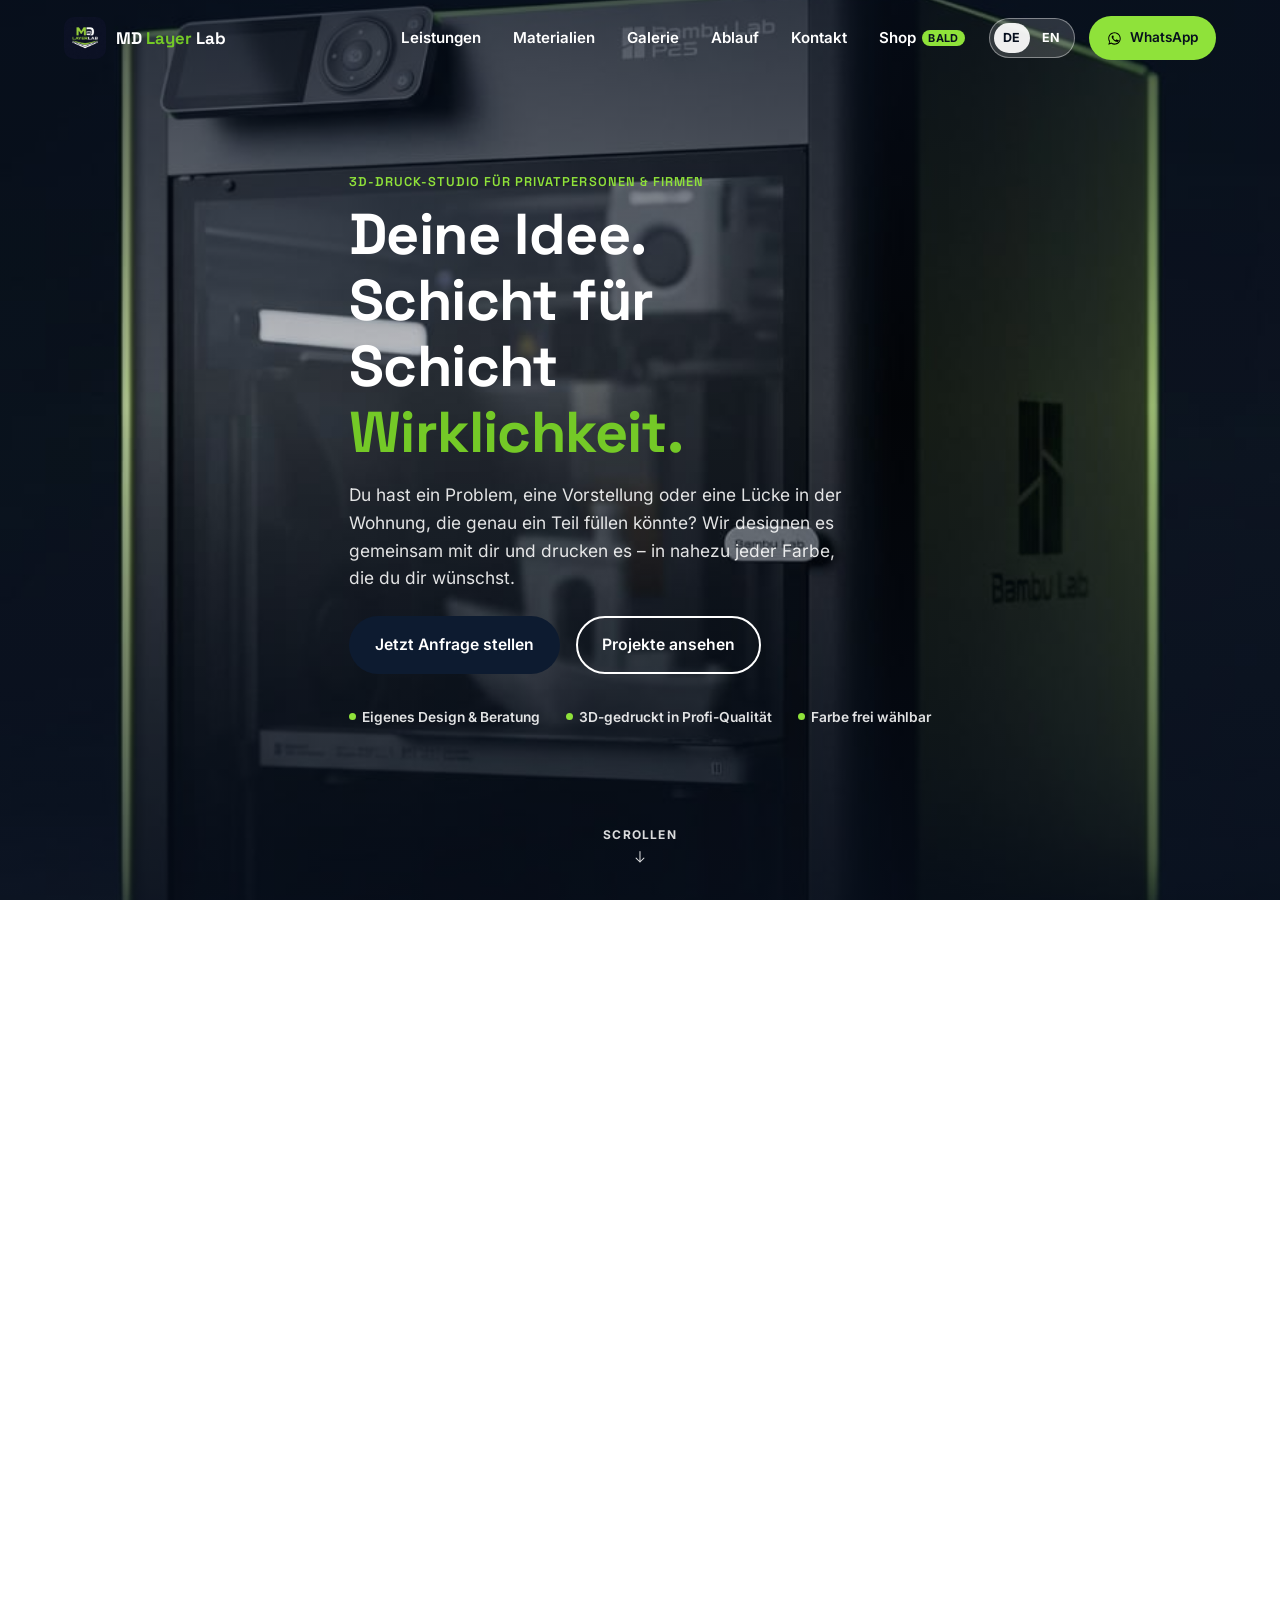
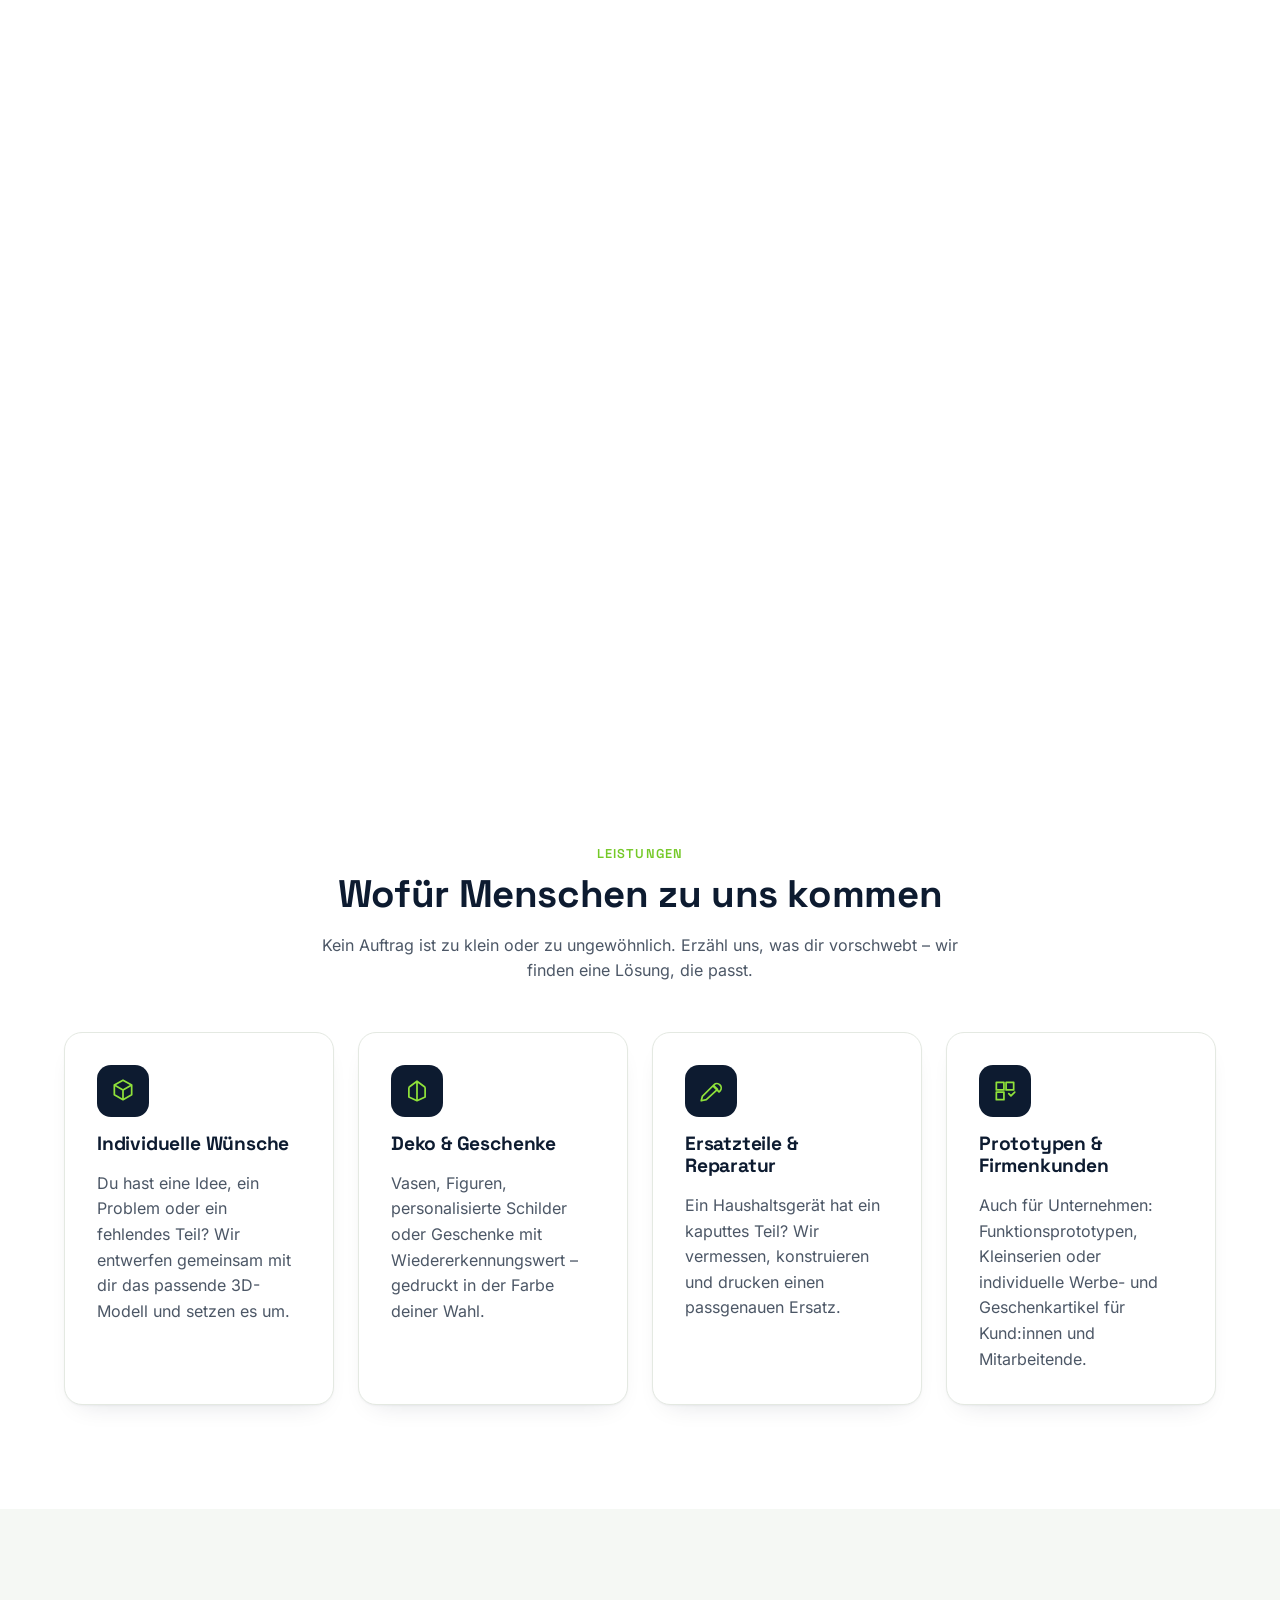
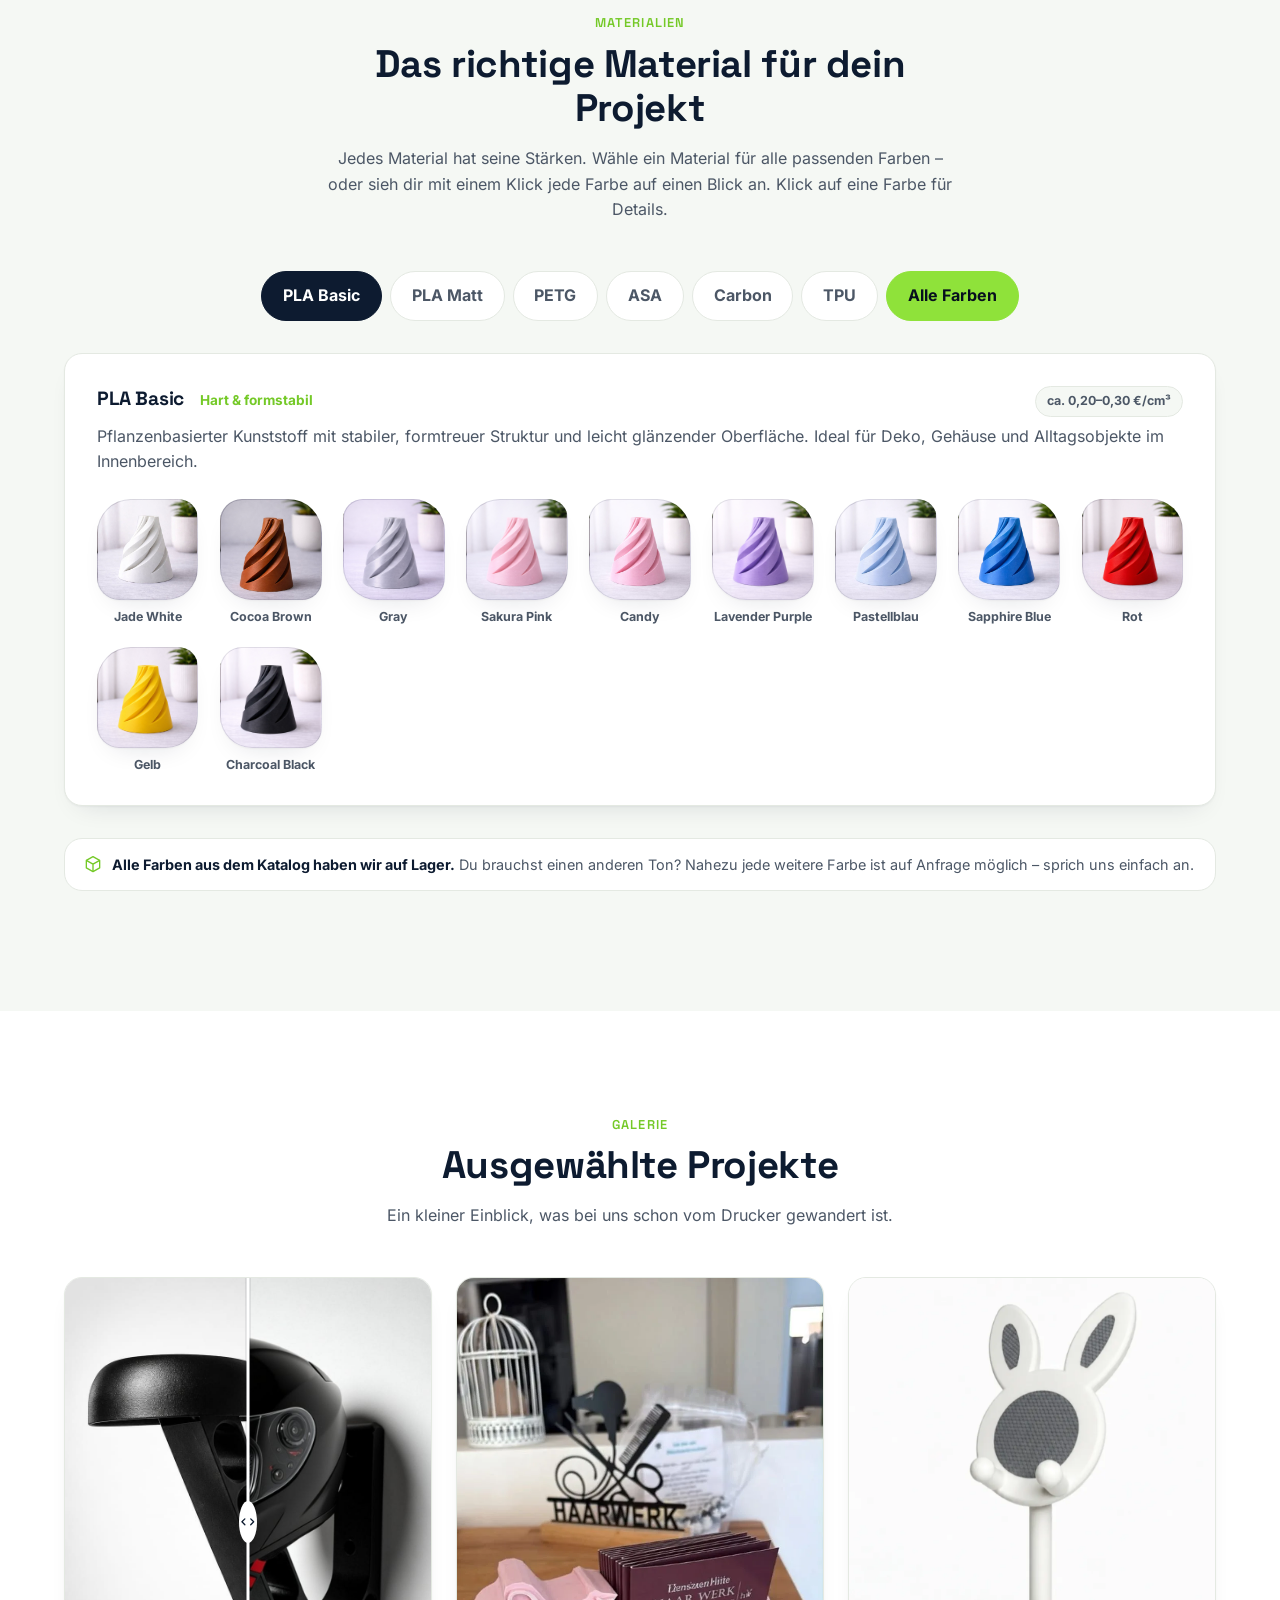
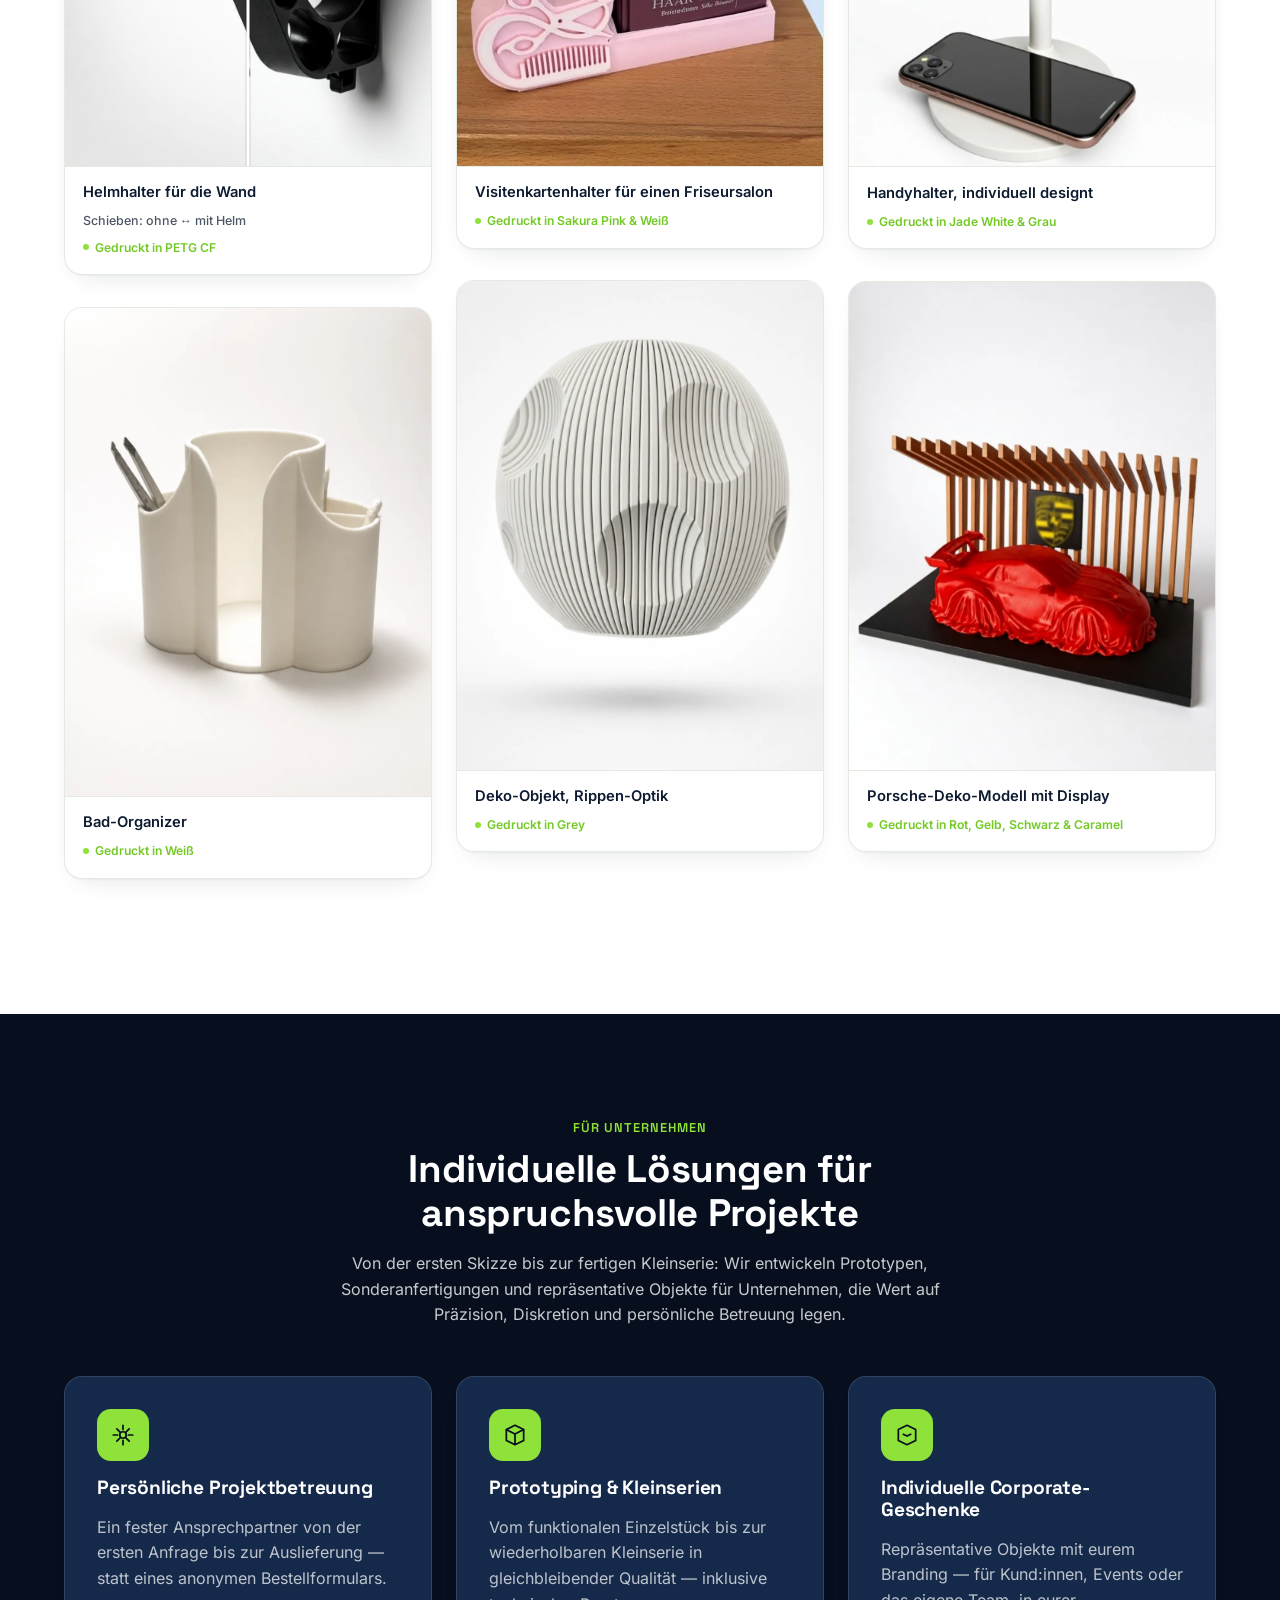
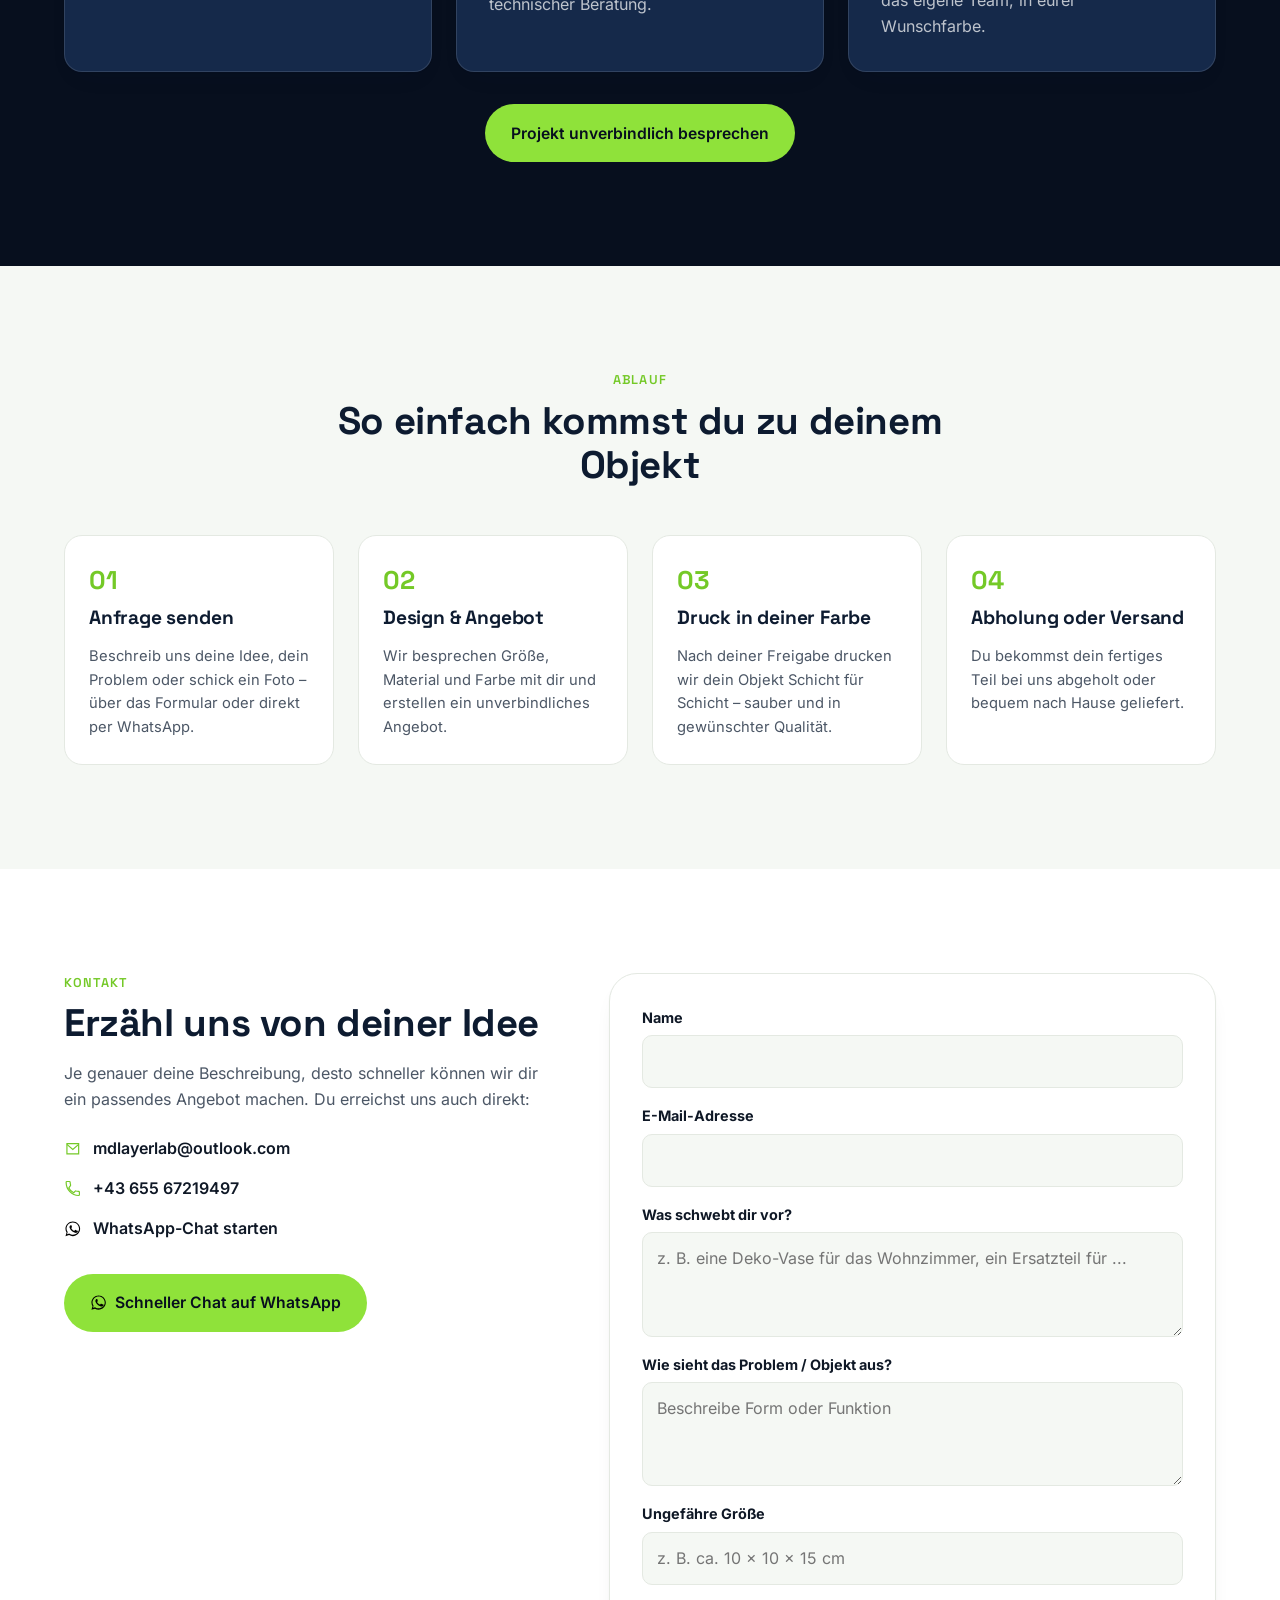
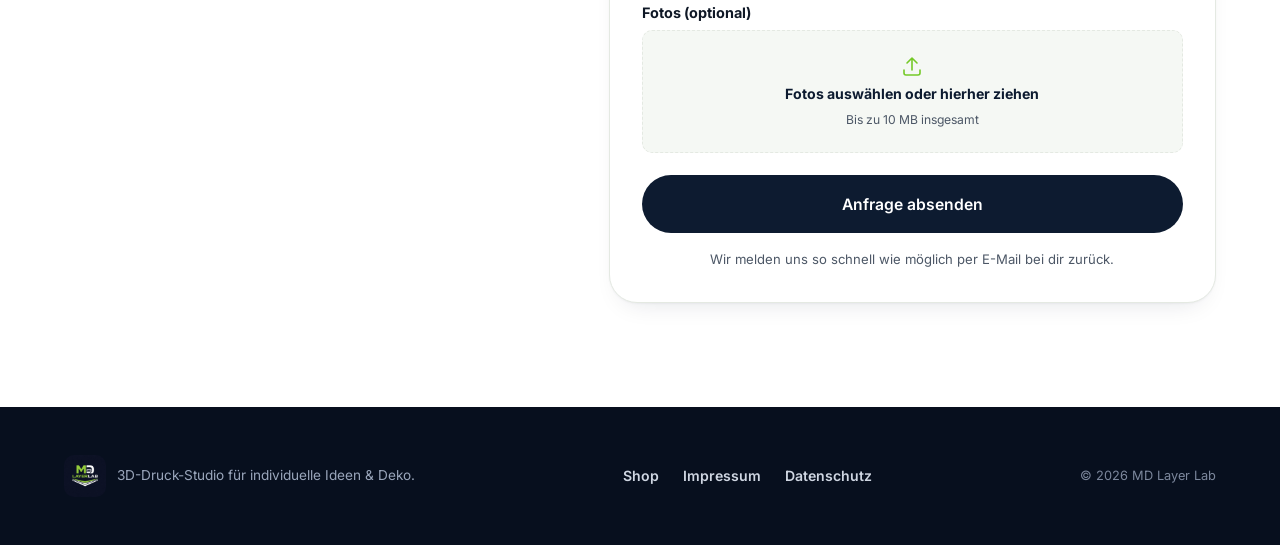
<file: index.html>
<!DOCTYPE html>
<html lang="de" data-lang="de">
<head>
<meta charset="UTF-8">
<meta name="viewport" content="width=device-width, initial-scale=1">
<title>MD Layer Lab – 3D-Druck nach Maß für Privatpersonen</title>
<meta name="description" content="MD Layer Lab druckt deine Idee: Deko, Ersatzteile und individuelle Lösungen im 3D-Druck – in jeder Farbe, aus hochwertigem Material, persönlich betreut.">
<meta property="og:title" content="MD Layer Lab – 3D-Druck nach Maß">
<meta property="og:description" content="Deine Idee, dein Problem, deine Farbe – wir designen und drucken es für dich.">
<meta property="og:type" content="website">
<meta name="theme-color" content="#0d1b30">
<link rel="icon" href="assets/img/brand/favicon.png" type="image/png">
<link rel="stylesheet" href="assets/fonts/fonts.css">
<link rel="stylesheet" href="assets/css/style.css">
</head>
<body>

<!-- Intro / Layer-Build Animation -->
<div class="intro" id="intro" aria-hidden="true">
  <div class="intro-stack" id="introStack"></div>
  <div class="intro-word">
    <span>MD</span><span class="accent">LAYER</span><span>LAB</span>
  </div>
</div>

<a class="skip-link" href="#main">Zum Inhalt springen</a>

<header class="site-header" id="siteHeader">
  <div class="wrap header-inner">
    <a href="#top" class="brand">
      <img src="assets/img/brand/logo.jpg" alt="MD Layer Lab Logo" class="brand-mark">
      <span class="brand-word">MD <em>Layer</em> Lab</span>
    </a>

    <nav class="main-nav" id="mainNav" aria-label="Hauptnavigation">
      <a href="#leistungen" data-i18n="nav.services">Leistungen</a>
      <a href="#materialien" data-i18n="nav.materials">Materialien</a>
      <a href="#galerie" data-i18n="nav.gallery">Galerie</a>
      <a href="#ablauf" data-i18n="nav.process">Ablauf</a>
      <a href="#kontakt" data-i18n="nav.contact">Kontakt</a>
      <a href="shop.html" class="nav-shop-link"><span data-i18n="nav.shop">Shop</span><em data-i18n="nav.shopBadge">bald</em></a>
    </nav>

    <div class="header-actions">
      <button class="lang-toggle" id="langToggle" type="button" aria-label="Sprache wechseln / Switch language">
        <span class="lang-opt is-active" data-lang-opt="de">DE</span>
        <span class="lang-opt" data-lang-opt="en">EN</span>
      </button>
      <a class="btn btn-whatsapp btn-sm header-wa" href="https://wa.me/message/5LC736UJI4IAH1" target="_blank" rel="noopener">
        <svg viewBox="0 0 24 24" class="icon" aria-hidden="true"><path d="M17.5 14.4c-.3-.1-1.6-.8-1.9-.9-.2-.1-.4-.1-.6.1-.2.3-.7.9-.8 1-.1.2-.3.2-.5.1-.3-.1-1.2-.4-2.2-1.4-.8-.7-1.4-1.6-1.5-1.9-.2-.3 0-.4.1-.6.1-.1.3-.3.4-.5.1-.1.2-.3.2-.4.1-.2 0-.4 0-.5C11 9.2 10.5 8 10.3 7.5c-.2-.5-.4-.4-.6-.4h-.5c-.2 0-.5.1-.7.3-.2.3-1 .9-1 2.3s1 2.6 1.1 2.8c.1.2 2 3 4.8 4.3.7.3 1.2.5 1.6.6.7.2 1.3.2 1.8.1.5-.1 1.6-.7 1.9-1.3.2-.6.2-1.1.2-1.3-.1-.1-.3-.2-.5-.3z"/><path d="M12 2C6.5 2 2 6.5 2 12c0 1.9.5 3.7 1.5 5.2L2 22l4.9-1.4C8.4 21.5 10.2 22 12 22c5.5 0 10-4.5 10-10S17.5 2 12 2zm0 18c-1.6 0-3.2-.4-4.5-1.3l-.3-.2-3 .8.8-2.9-.2-.3C3.9 14.9 3.5 13.5 3.5 12 3.5 7.3 7.3 3.5 12 3.5S20.5 7.3 20.5 12 16.7 20 12 20z"/></svg>
        <span>WhatsApp</span>
      </a>
      <button class="nav-toggle" id="navToggle" aria-expanded="false" aria-controls="mainNav" aria-label="Menü öffnen">
        <span></span><span></span><span></span>
      </button>
    </div>
  </div>
</header>

<main id="main">

<!-- HERO -->
<section class="hero" id="top">
  <div class="hero-track">
    <div class="hero-pin">
      <video
        id="heroVideo"
        class="hero-video"
        src="assets/video/hero-print.mp4"
        poster="assets/img/brand/printer.jpg"
        muted
        playsinline
        preload="auto"
        aria-label="3D-Drucker beim Extrudieren von Filament"
      ></video>
      <div class="hero-scrim" aria-hidden="true"></div>

      <div class="wrap hero-content">
        <p class="eyebrow" data-i18n="hero.eyebrow">3D-Druck-Studio für Privatpersonen &amp; Firmen</p>
        <h1 data-i18n="hero.title">Deine Idee.<br>Schicht für Schicht<br><span class="accent-text">Wirklichkeit.</span></h1>
        <p class="lede" data-i18n="hero.lede">Du hast ein Problem, eine Vorstellung oder eine Lücke in der Wohnung, die genau ein Teil füllen könnte? Wir designen es gemeinsam mit dir und drucken es – in nahezu jeder Farbe, die du dir wünschst.</p>
        <div class="hero-cta">
          <a href="#kontakt" class="btn btn-primary" data-i18n="hero.ctaPrimary">Jetzt Anfrage stellen</a>
          <a href="#galerie" class="btn btn-ghost btn-ghost-light" data-i18n="hero.ctaSecondary">Projekte ansehen</a>
        </div>
        <ul class="hero-trust hero-trust-light">
          <li data-i18n="hero.trust1">Eigenes Design &amp; Beratung</li>
          <li data-i18n="hero.trust2">3D-gedruckt in Profi-Qualität</li>
          <li data-i18n="hero.trust3">Farbe frei wählbar</li>
        </ul>
      </div>

      <a class="hero-scroll-cue" href="#leistungen" aria-label="Nach unten scrollen">
        <span data-i18n="hero.scroll">Scrollen</span>
        <svg viewBox="0 0 24 24" class="icon" aria-hidden="true"><path d="M12 4v16m0 0l-6-6m6 6l6-6" fill="none" stroke="currentColor" stroke-width="1.6" stroke-linecap="round" stroke-linejoin="round"/></svg>
      </a>
    </div>
  </div>
</section>

<!-- LEISTUNGEN -->
<section class="section" id="leistungen">
  <div class="wrap">
    <div class="section-head">
      <p class="eyebrow" data-i18n="services.eyebrow">Leistungen</p>
      <h2 data-i18n="services.title">Wofür Menschen zu uns kommen</h2>
      <p class="section-lede" data-i18n="services.lede">Kein Auftrag ist zu klein oder zu ungewöhnlich. Erzähl uns, was dir vorschwebt – wir finden eine Lösung, die passt.</p>
    </div>
    <div class="cards cards-4">
      <article class="card">
        <div class="card-icon">
          <svg viewBox="0 0 24 24" class="icon"><path d="M12 2l8 4.5v9L12 20l-8-4.5v-9L12 2z" fill="none" stroke="currentColor" stroke-width="1.6" stroke-linejoin="round"/><path d="M4 6.5L12 11l8-4.5M12 11v9" fill="none" stroke="currentColor" stroke-width="1.6" stroke-linejoin="round"/></svg>
        </div>
        <h3 data-i18n="services.card1.title">Individuelle Wünsche</h3>
        <p data-i18n="services.card1.text">Du hast eine Idee, ein Problem oder ein fehlendes Teil? Wir entwerfen gemeinsam mit dir das passende 3D-Modell und setzen es um.</p>
      </article>
      <article class="card">
        <div class="card-icon">
          <svg viewBox="0 0 24 24" class="icon"><path d="M12 3v18M4.5 8.5L12 3l7.5 5.5M4.5 8.5v9L12 21l7.5-3.5v-9" fill="none" stroke="currentColor" stroke-width="1.6" stroke-linejoin="round"/></svg>
        </div>
        <h3 data-i18n="services.card2.title">Deko &amp; Geschenke</h3>
        <p data-i18n="services.card2.text">Vasen, Figuren, personalisierte Schilder oder Geschenke mit Wiedererkennungswert – gedruckt in der Farbe deiner Wahl.</p>
      </article>
      <article class="card">
        <div class="card-icon">
          <svg viewBox="0 0 24 24" class="icon"><path d="M14.7 6.3a4 4 0 015.7 5.6l-1 1-5.6-5.6 1-1zM3 21l1-4 10.3-10.3 3.7 3.7L7.7 20 3 21z" fill="none" stroke="currentColor" stroke-width="1.6" stroke-linejoin="round"/></svg>
        </div>
        <h3 data-i18n="services.card3.title">Ersatzteile &amp; Reparatur</h3>
        <p data-i18n="services.card3.text">Ein Haushaltsgerät hat ein kaputtes Teil? Wir vermessen, konstruieren und drucken einen passgenauen Ersatz.</p>
      </article>
      <article class="card">
        <div class="card-icon">
          <svg viewBox="0 0 24 24" class="icon"><path d="M4 4h7v7H4V4zm9 0h7v7h-7V4zM4 13h7v7H4v-7zm11.5 1.5l2 2 3.5-3.5" fill="none" stroke="currentColor" stroke-width="1.6" stroke-linejoin="round" stroke-linecap="round"/></svg>
        </div>
        <h3 data-i18n="services.card4.title">Prototypen &amp; Firmenkunden</h3>
        <p data-i18n="services.card4.text">Auch für Unternehmen: Funktionsprototypen, Kleinserien oder individuelle Werbe- und Geschenkartikel für Kund:innen und Mitarbeitende.</p>
      </article>
    </div>
  </div>
</section>

<!-- MATERIALIEN -->
<section class="section section-soft" id="materialien">
  <div class="wrap">
    <div class="section-head">
      <p class="eyebrow" data-i18n="materials.eyebrow">Materialien</p>
      <h2 data-i18n="materials.title">Das richtige Material für dein Projekt</h2>
      <p class="section-lede" data-i18n="materials.lede">Jedes Material hat seine Stärken. Wähle ein Material für alle passenden Farben – oder sieh dir mit einem Klick jede Farbe auf einen Blick an. Klick auf eine Farbe für Details.</p>
    </div>

    <div class="tabs" id="materialTabs">
      <div class="tab-list" role="tablist" aria-label="Materialien" id="tabList"></div>
      <div class="tab-panels" id="tabPanels"></div>
    </div>

    <p class="materials-note">
      <svg viewBox="0 0 24 24" aria-hidden="true"><path d="M12 2l8 4.5v9L12 20l-8-4.5v-9L12 2z" fill="none" stroke="currentColor" stroke-width="1.6" stroke-linejoin="round"/><path d="M4 6.5L12 11l8-4.5M12 11v9" fill="none" stroke="currentColor" stroke-width="1.6" stroke-linejoin="round"/></svg>
      <span data-i18n="materials.stock"><strong>Alle Farben aus dem Katalog haben wir auf Lager.</strong> Du brauchst einen anderen Ton? Nahezu jede weitere Farbe ist auf Anfrage möglich – sprich uns einfach an.</span>
    </p>
  </div>
</section>

<dialog class="color-dialog" id="colorDialog">
  <button class="color-dialog-close" id="colorDialogClose" type="button" aria-label="Schließen" data-i18n-aria="dialog.close">
    <svg viewBox="0 0 24 24" class="icon"><path d="M6 6l12 12M18 6L6 18" fill="none" stroke="currentColor" stroke-width="2" stroke-linecap="round"/></svg>
  </button>
  <div class="color-dialog-swatch" id="colorDialogSwatch"></div>
  <div class="color-dialog-body">
    <p class="color-dialog-material" id="colorDialogMaterial"></p>
    <h3 id="colorDialogName"></h3>
    <p id="colorDialogDesc"></p>
  </div>
</dialog>

<!-- GALERIE -->
<section class="section" id="galerie">
  <div class="wrap">
    <div class="section-head">
      <p class="eyebrow" data-i18n="gallery.eyebrow">Galerie</p>
      <h2 data-i18n="gallery.title">Ausgewählte Projekte</h2>
      <p class="section-lede" data-i18n="gallery.lede">Ein kleiner Einblick, was bei uns schon vom Drucker gewandert ist.</p>
    </div>
    <div class="showcase-grid">

      <figure class="showcase-card showcase-compare" id="helmCompare">
        <div class="compare-frame">
          <img src="assets/img/gallery/helm-mit.jpg" alt="Wandhalterung für Motorradhelm, mit montiertem Helm" class="compare-img-base">
          <img src="assets/img/gallery/helm-ohne.jpg" alt="Wandhalterung für Motorradhelm, ohne Helm" class="compare-img-top">
          <div
            class="compare-handle"
            role="slider"
            tabindex="0"
            aria-label="Vorher/Nachher: Helmhalter ohne oder mit Helm"
            aria-valuemin="0"
            aria-valuemax="100"
            aria-valuenow="50"
          ><span class="compare-handle-grip"><svg viewBox="0 0 24 24" class="icon"><path d="M8 8l-4 4 4 4M16 8l4 4-4 4" fill="none" stroke="currentColor" stroke-width="1.8" stroke-linecap="round" stroke-linejoin="round"/></svg></span></div>
        </div>
        <figcaption>
          <span data-i18n="gallery.helm">Helmhalter für die Wand</span>
          <span class="compare-hint" data-i18n="gallery.helmHint">Schieben: ohne ↔ mit Helm</span>
          <span class="showcase-material" data-i18n="gallery.helmMat">Gedruckt in PETG CF</span>
        </figcaption>
      </figure>

      <figure class="showcase-card">
        <picture><source srcset="assets/img/gallery/cotton-holder.webp" type="image/webp"><img src="assets/img/gallery/cotton-holder.jpg" alt="Organizer für Wattepads und Pinzette" loading="lazy"></picture>
        <figcaption>
          <span data-i18n="gallery.cotton">Bad-Organizer</span>
          <span class="showcase-material" data-i18n="gallery.cottonMat">Gedruckt in Weiß</span>
        </figcaption>
      </figure>

      <figure class="showcase-card">
        <picture><source srcset="assets/img/gallery/haarwerk.webp" type="image/webp"><img src="assets/img/gallery/haarwerk.jpg" alt="Visitenkarten-Halter für einen Friseursalon" loading="lazy"></picture>
        <figcaption>
          <span data-i18n="gallery.haarwerk">Visitenkartenhalter für einen Friseursalon</span>
          <span class="showcase-material" data-i18n="gallery.haarwerkMat">Gedruckt in Sakura Pink &amp; Weiß</span>
        </figcaption>
      </figure>

      <figure class="showcase-card">
        <picture><source srcset="assets/img/gallery/sphere.webp" type="image/webp"><img src="assets/img/gallery/sphere.jpg" alt="Gerippte Deko-Kugel" loading="lazy"></picture>
        <figcaption>
          <span data-i18n="gallery.sphere">Deko-Objekt, Rippen-Optik</span>
          <span class="showcase-material" data-i18n="gallery.sphereMat">Gedruckt in Grey</span>
        </figcaption>
      </figure>

      <figure class="showcase-card">
        <picture><source srcset="assets/img/gallery/bunny-halter.webp" type="image/webp"><img src="assets/img/gallery/bunny-halter.jpg" alt="Hasenförmiger Handyhalter" loading="lazy"></picture>
        <figcaption>
          <span data-i18n="gallery.bunny">Handyhalter, individuell designt</span>
          <span class="showcase-material" data-i18n="gallery.bunnyMat">Gedruckt in Jade White &amp; Grau</span>
        </figcaption>
      </figure>

      <figure class="showcase-card">
        <picture><source srcset="assets/img/gallery/porsche.webp" type="image/webp"><img src="assets/img/gallery/porsche.jpg" alt="3D-gedrucktes Porsche-Deko-Modell auf Vitrinen-Sockel" loading="lazy"></picture>
        <figcaption>
          <span data-i18n="gallery.porsche">Porsche-Deko-Modell mit Display</span>
          <span class="showcase-material" data-i18n="gallery.porscheMat">Gedruckt in Rot, Gelb, Schwarz &amp; Caramel</span>
        </figcaption>
      </figure>

    </div>
  </div>
</section>

<!-- FÜR UNTERNEHMEN -->
<section class="section section-dark" id="unternehmen">
  <div class="wrap">
    <div class="section-head">
      <p class="eyebrow eyebrow-light" data-i18n="business.eyebrow">Für Unternehmen</p>
      <h2 class="h2-light" data-i18n="business.title">Individuelle Lösungen für anspruchsvolle Projekte</h2>
      <p class="section-lede section-lede-light" data-i18n="business.lede">Von der ersten Skizze bis zur fertigen Kleinserie: Wir entwickeln Prototypen, Sonderanfertigungen und repräsentative Objekte für Unternehmen, die Wert auf Präzision, Diskretion und persönliche Betreuung legen.</p>
    </div>
    <div class="cards cards-3 cards-dark">
      <article class="card card-dark">
        <div class="card-icon card-icon-light">
          <svg viewBox="0 0 24 24" class="icon"><path d="M12 3v4M12 17v4M3 12h4M17 12h4M6.3 6.3l2.8 2.8M14.9 14.9l2.8 2.8M17.7 6.3l-2.8 2.8M9.1 14.9l-2.8 2.8" fill="none" stroke="currentColor" stroke-width="1.6" stroke-linecap="round"/><circle cx="12" cy="12" r="3" fill="none" stroke="currentColor" stroke-width="1.6"/></svg>
        </div>
        <h3 data-i18n="business.card1.title">Persönliche Projektbetreuung</h3>
        <p data-i18n="business.card1.text">Ein fester Ansprechpartner von der ersten Anfrage bis zur Auslieferung — statt eines anonymen Bestellformulars.</p>
      </article>
      <article class="card card-dark">
        <div class="card-icon card-icon-light">
          <svg viewBox="0 0 24 24" class="icon"><path d="M4 7l8-4 8 4-8 4-8-4z" fill="none" stroke="currentColor" stroke-width="1.6" stroke-linejoin="round"/><path d="M4 7v10l8 4 8-4V7M12 11v10" fill="none" stroke="currentColor" stroke-width="1.6" stroke-linejoin="round"/></svg>
        </div>
        <h3 data-i18n="business.card2.title">Prototyping &amp; Kleinserien</h3>
        <p data-i18n="business.card2.text">Vom funktionalen Einzelstück bis zur wiederholbaren Kleinserie in gleichbleibender Qualität — inklusive technischer Beratung.</p>
      </article>
      <article class="card card-dark">
        <div class="card-icon card-icon-light">
          <svg viewBox="0 0 24 24" class="icon"><path d="M20 7l-8-4-8 4v10l8 4 8-4V7z" fill="none" stroke="currentColor" stroke-width="1.6" stroke-linejoin="round"/><path d="M8 11l4 2 4-2" fill="none" stroke="currentColor" stroke-width="1.6" stroke-linejoin="round"/></svg>
        </div>
        <h3 data-i18n="business.card3.title">Individuelle Corporate-Geschenke</h3>
        <p data-i18n="business.card3.text">Repräsentative Objekte mit eurem Branding — für Kund:innen, Events oder das eigene Team, in eurer Wunschfarbe.</p>
      </article>
    </div>
    <div class="business-cta">
      <a href="#kontakt" class="btn btn-whatsapp" data-i18n="business.cta">Projekt unverbindlich besprechen</a>
    </div>
  </div>
</section>

<!-- ABLAUF -->
<section class="section section-soft" id="ablauf">
  <div class="wrap">
    <div class="section-head">
      <p class="eyebrow" data-i18n="process.eyebrow">Ablauf</p>
      <h2 data-i18n="process.title">So einfach kommst du zu deinem Objekt</h2>
    </div>
    <ol class="steps">
      <li class="step">
        <span class="step-num">01</span>
        <h3 data-i18n="process.step1.title">Anfrage senden</h3>
        <p data-i18n="process.step1.text">Beschreib uns deine Idee, dein Problem oder schick ein Foto – über das Formular oder direkt per WhatsApp.</p>
      </li>
      <li class="step">
        <span class="step-num">02</span>
        <h3 data-i18n="process.step2.title">Design &amp; Angebot</h3>
        <p data-i18n="process.step2.text">Wir besprechen Größe, Material und Farbe mit dir und erstellen ein unverbindliches Angebot.</p>
      </li>
      <li class="step">
        <span class="step-num">03</span>
        <h3 data-i18n="process.step3.title">Druck in deiner Farbe</h3>
        <p data-i18n="process.step3.text">Nach deiner Freigabe drucken wir dein Objekt Schicht für Schicht – sauber und in gewünschter Qualität.</p>
      </li>
      <li class="step">
        <span class="step-num">04</span>
        <h3 data-i18n="process.step4.title">Abholung oder Versand</h3>
        <p data-i18n="process.step4.text">Du bekommst dein fertiges Teil bei uns abgeholt oder bequem nach Hause geliefert.</p>
      </li>
    </ol>
  </div>
</section>

<!-- KONTAKT -->
<section class="section" id="kontakt">
  <div class="wrap kontakt-wrap">
    <div class="kontakt-info">
      <p class="eyebrow" data-i18n="contact.eyebrow">Kontakt</p>
      <h2 data-i18n="contact.title">Erzähl uns von deiner Idee</h2>
      <p class="section-lede" data-i18n="contact.lede">Je genauer deine Beschreibung, desto schneller können wir dir ein passendes Angebot machen. Du erreichst uns auch direkt:</p>

      <ul class="contact-list">
        <li>
          <svg viewBox="0 0 24 24" class="icon" aria-hidden="true"><path d="M4 5h16v14H4z" fill="none" stroke="currentColor" stroke-width="1.6"/><path d="M4 6l8 7 8-7" fill="none" stroke="currentColor" stroke-width="1.6"/></svg>
          <a href="mailto:mdlayerlab@outlook.com">mdlayerlab@outlook.com</a>
        </li>
        <li>
          <svg viewBox="0 0 24 24" class="icon" aria-hidden="true"><path d="M6.6 10.8c1.4 2.8 3.8 5.1 6.6 6.6l2.2-2.2c.3-.3.7-.4 1-.2 1.1.4 2.3.6 3.5.6.6 0 1.1.5 1.1 1.1V20c0 .6-.5 1.1-1.1 1.1C10.7 21.1 2.9 13.3 2.9 3.1 2.9 2.5 3.4 2 4 2h3.3c.6 0 1.1.5 1.1 1.1 0 1.2.2 2.4.6 3.5.1.4 0 .8-.2 1L6.6 10.8z" fill="none" stroke="currentColor" stroke-width="1.6" stroke-linejoin="round"/></svg>
          <a href="tel:+4365567219497">+43 655 67219497</a>
        </li>
        <li>
          <svg viewBox="0 0 24 24" class="icon" aria-hidden="true"><path d="M17.5 14.4c-.3-.1-1.6-.8-1.9-.9-.2-.1-.4-.1-.6.1-.2.3-.7.9-.8 1-.1.2-.3.2-.5.1-.3-.1-1.2-.4-2.2-1.4-.8-.7-1.4-1.6-1.5-1.9-.2-.3 0-.4.1-.6.1-.1.3-.3.4-.5.1-.1.2-.3.2-.4.1-.2 0-.4 0-.5C11 9.2 10.5 8 10.3 7.5c-.2-.5-.4-.4-.6-.4h-.5c-.2 0-.5.1-.7.3-.2.3-1 .9-1 2.3s1 2.6 1.1 2.8c.1.2 2 3 4.8 4.3.7.3 1.2.5 1.6.6.7.2 1.3.2 1.8.1.5-.1 1.6-.7 1.9-1.3.2-.6.2-1.1.2-1.3-.1-.1-.3-.2-.5-.3z"/><path d="M12 2C6.5 2 2 6.5 2 12c0 1.9.5 3.7 1.5 5.2L2 22l4.9-1.4C8.4 21.5 10.2 22 12 22c5.5 0 10-4.5 10-10S17.5 2 12 2zm0 18c-1.6 0-3.2-.4-4.5-1.3l-.3-.2-3 .8.8-2.9-.2-.3C3.9 14.9 3.5 13.5 3.5 12 3.5 7.3 7.3 3.5 12 3.5S20.5 7.3 20.5 12 16.7 20 12 20z"/></svg>
          <a href="https://wa.me/message/5LC736UJI4IAH1" target="_blank" rel="noopener" data-i18n="contact.whatsapp">WhatsApp-Chat starten</a>
        </li>
      </ul>

      <a class="btn btn-whatsapp" href="https://wa.me/message/5LC736UJI4IAH1" target="_blank" rel="noopener">
        <svg viewBox="0 0 24 24" class="icon" aria-hidden="true"><path d="M17.5 14.4c-.3-.1-1.6-.8-1.9-.9-.2-.1-.4-.1-.6.1-.2.3-.7.9-.8 1-.1.2-.3.2-.5.1-.3-.1-1.2-.4-2.2-1.4-.8-.7-1.4-1.6-1.5-1.9-.2-.3 0-.4.1-.6.1-.1.3-.3.4-.5.1-.1.2-.3.2-.4.1-.2 0-.4 0-.5C11 9.2 10.5 8 10.3 7.5c-.2-.5-.4-.4-.6-.4h-.5c-.2 0-.5.1-.7.3-.2.3-1 .9-1 2.3s1 2.6 1.1 2.8c.1.2 2 3 4.8 4.3.7.3 1.2.5 1.6.6.7.2 1.3.2 1.8.1.5-.1 1.6-.7 1.9-1.3.2-.6.2-1.1.2-1.3-.1-.1-.3-.2-.5-.3z"/><path d="M12 2C6.5 2 2 6.5 2 12c0 1.9.5 3.7 1.5 5.2L2 22l4.9-1.4C8.4 21.5 10.2 22 12 22c5.5 0 10-4.5 10-10S17.5 2 12 2zm0 18c-1.6 0-3.2-.4-4.5-1.3l-.3-.2-3 .8.8-2.9-.2-.3C3.9 14.9 3.5 13.5 3.5 12 3.5 7.3 7.3 3.5 12 3.5S20.5 7.3 20.5 12 16.7 20 12 20z"/></svg>
        <span data-i18n="contact.whatsappBtn">Schneller Chat auf WhatsApp</span>
      </a>
    </div>

    <form class="kontakt-form" id="kontaktForm" action="https://formsubmit.co/mdlayerlab@outlook.com" method="POST" enctype="multipart/form-data">
      <input type="hidden" name="_subject" value="Neue Anfrage über die Website">
      <input type="hidden" name="_next" value="https://mt344.github.io/mdlayerlab-website/danke.html">
      <input type="hidden" name="_template" value="table">
      <input type="text" name="_honey" class="hp-field" tabindex="-1" autocomplete="off" aria-hidden="true">

      <div class="form-row">
        <label for="f-name" data-i18n="form.name">Name</label>
        <input id="f-name" name="Name" type="text" required autocomplete="name">
      </div>

      <div class="form-row">
        <label for="f-email" data-i18n="form.email">E-Mail-Adresse</label>
        <input id="f-email" name="E-Mail" type="email" required autocomplete="email">
      </div>

      <div class="form-row">
        <label for="f-idea" data-i18n="form.idea">Was schwebt dir vor?</label>
        <textarea id="f-idea" name="Idee / Vorstellung" rows="3" required data-i18n-ph="form.ideaPh" placeholder="z. B. eine Deko-Vase für das Wohnzimmer, ein Ersatzteil für ..."></textarea>
      </div>

      <div class="form-row">
        <label for="f-problem" data-i18n="form.problem">Wie sieht das Problem / Objekt aus?</label>
        <textarea id="f-problem" name="Beschreibung des Problems / Objekts" rows="3" data-i18n-ph="form.problemPh" placeholder="Beschreibe Form oder Funktion"></textarea>
      </div>

      <div class="form-row">
        <label for="f-size" data-i18n="form.size">Ungefähre Größe</label>
        <input id="f-size" name="Größe" type="text" data-i18n-ph="form.sizePh" placeholder="z. B. ca. 10 x 10 x 15 cm">
      </div>

      <div class="form-row">
        <label for="f-photos" data-i18n="form.photos">Fotos (optional)</label>
        <div class="file-drop" id="fileDrop">
          <input id="f-photos" name="attachment" type="file" accept="image/*" multiple>
          <div class="file-drop-inner">
            <svg viewBox="0 0 24 24" class="icon"><path d="M12 16V4m0 0L7 9m5-5l5 5" fill="none" stroke="currentColor" stroke-width="1.6" stroke-linecap="round" stroke-linejoin="round"/><path d="M4 16v3a2 2 0 002 2h12a2 2 0 002-2v-3" fill="none" stroke="currentColor" stroke-width="1.6" stroke-linecap="round" stroke-linejoin="round"/></svg>
            <span class="file-drop-text" data-i18n="form.photosCta">Fotos auswählen oder hierher ziehen</span>
            <span class="file-drop-hint" data-i18n="form.photosHint">Bis zu 10 MB insgesamt</span>
          </div>
        </div>
        <ul class="file-list" id="fileList" aria-live="polite"></ul>
      </div>

      <button type="submit" class="btn btn-primary btn-block" data-i18n="form.submit">Anfrage absenden</button>
      <p class="form-note" data-i18n="form.note">Wir melden uns so schnell wie möglich per E-Mail bei dir zurück.</p>
    </form>
  </div>
</section>

</main>

<footer class="site-footer">
  <div class="wrap footer-inner">
    <div class="footer-brand">
      <img src="assets/img/brand/logo.jpg" alt="MD Layer Lab Logo" class="brand-mark">
      <p data-i18n="footer.tagline">3D-Druck-Studio für individuelle Ideen &amp; Deko.</p>
    </div>
    <nav class="footer-nav" aria-label="Rechtliches">
      <a href="shop.html" data-i18n="nav.shop">Shop</a>
      <a href="impressum.html" data-i18n="footer.impressum">Impressum</a>
      <a href="datenschutz.html" data-i18n="footer.privacy">Datenschutz</a>
    </nav>
    <p class="footer-copy">&copy; <span id="year"></span> MD Layer Lab</p>
  </div>
</footer>

<script src="assets/js/main.js"></script>
</body>
</html>
</file>
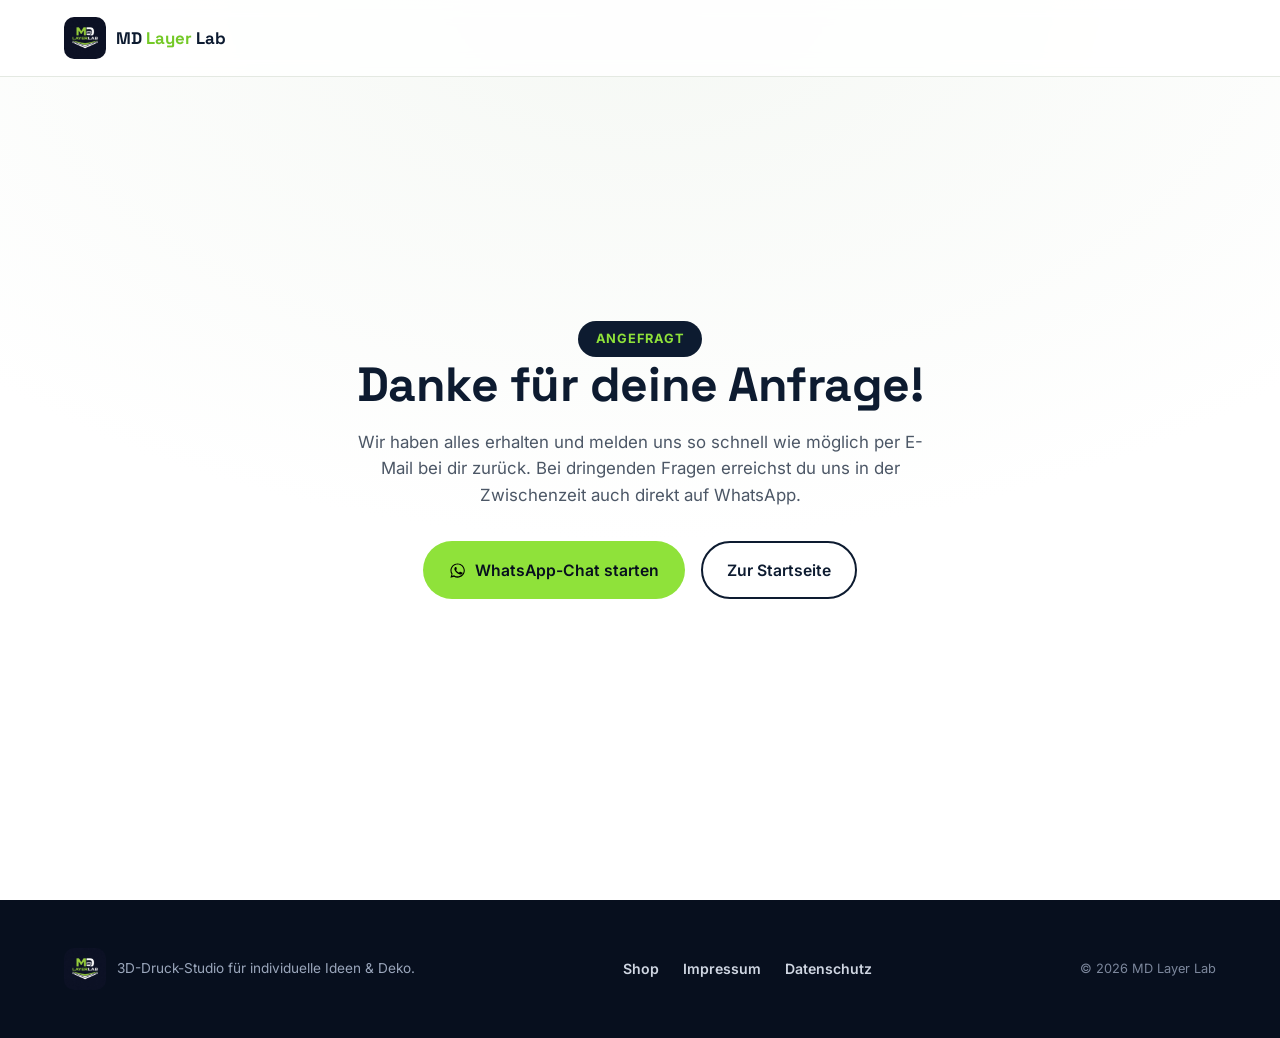
<file: danke.html>
<!DOCTYPE html>
<html lang="de" data-lang="de">
<head>
<meta charset="UTF-8">
<meta name="viewport" content="width=device-width, initial-scale=1">
<title>Danke – MD Layer Lab</title>
<meta name="robots" content="noindex">
<link rel="icon" href="assets/img/brand/favicon.png" type="image/png">
<link rel="stylesheet" href="assets/fonts/fonts.css">
<link rel="stylesheet" href="assets/css/style.css">
</head>
<body>

<header class="site-header">
  <div class="wrap header-inner">
    <a href="index.html" class="brand">
      <img src="assets/img/brand/logo.jpg" alt="MD Layer Lab Logo" class="brand-mark">
      <span class="brand-word">MD <em>Layer</em> Lab</span>
    </a>
  </div>
</header>

<main>
  <section class="coming-soon">
    <div class="wrap coming-soon-inner">
      <p class="coming-soon-badge">Angefragt</p>
      <h1>Danke für deine Anfrage!</h1>
      <p class="lede">Wir haben alles erhalten und melden uns so schnell wie möglich per E-Mail bei dir zurück. Bei dringenden Fragen erreichst du uns in der Zwischenzeit auch direkt auf WhatsApp.</p>
      <div class="coming-soon-cta">
        <a href="https://wa.me/message/5LC736UJI4IAH1" target="_blank" rel="noopener" class="btn btn-whatsapp">
          <svg viewBox="0 0 24 24" class="icon" aria-hidden="true"><path d="M17.5 14.4c-.3-.1-1.6-.8-1.9-.9-.2-.1-.4-.1-.6.1-.2.3-.7.9-.8 1-.1.2-.3.2-.5.1-.3-.1-1.2-.4-2.2-1.4-.8-.7-1.4-1.6-1.5-1.9-.2-.3 0-.4.1-.6.1-.1.3-.3.4-.5.1-.1.2-.3.2-.4.1-.2 0-.4 0-.5C11 9.2 10.5 8 10.3 7.5c-.2-.5-.4-.4-.6-.4h-.5c-.2 0-.5.1-.7.3-.2.3-1 .9-1 2.3s1 2.6 1.1 2.8c.1.2 2 3 4.8 4.3.7.3 1.2.5 1.6.6.7.2 1.3.2 1.8.1.5-.1 1.6-.7 1.9-1.3.2-.6.2-1.1.2-1.3-.1-.1-.3-.2-.5-.3z"/><path d="M12 2C6.5 2 2 6.5 2 12c0 1.9.5 3.7 1.5 5.2L2 22l4.9-1.4C8.4 21.5 10.2 22 12 22c5.5 0 10-4.5 10-10S17.5 2 12 2zm0 18c-1.6 0-3.2-.4-4.5-1.3l-.3-.2-3 .8.8-2.9-.2-.3C3.9 14.9 3.5 13.5 3.5 12 3.5 7.3 7.3 3.5 12 3.5S20.5 7.3 20.5 12 16.7 20 12 20z"/></svg>
          <span>WhatsApp-Chat starten</span>
        </a>
        <a href="index.html" class="btn btn-ghost">Zur Startseite</a>
      </div>
    </div>
  </section>
</main>

<footer class="site-footer">
  <div class="wrap footer-inner">
    <div class="footer-brand">
      <img src="assets/img/brand/logo.jpg" alt="MD Layer Lab Logo" class="brand-mark">
      <p>3D-Druck-Studio für individuelle Ideen &amp; Deko.</p>
    </div>
    <nav class="footer-nav">
      <a href="shop.html">Shop</a>
      <a href="impressum.html">Impressum</a>
      <a href="datenschutz.html">Datenschutz</a>
    </nav>
    <p class="footer-copy">&copy; <span id="year"></span> MD Layer Lab</p>
  </div>
</footer>
<script>document.getElementById('year').textContent = new Date().getFullYear();</script>
</body>
</html>
</file>
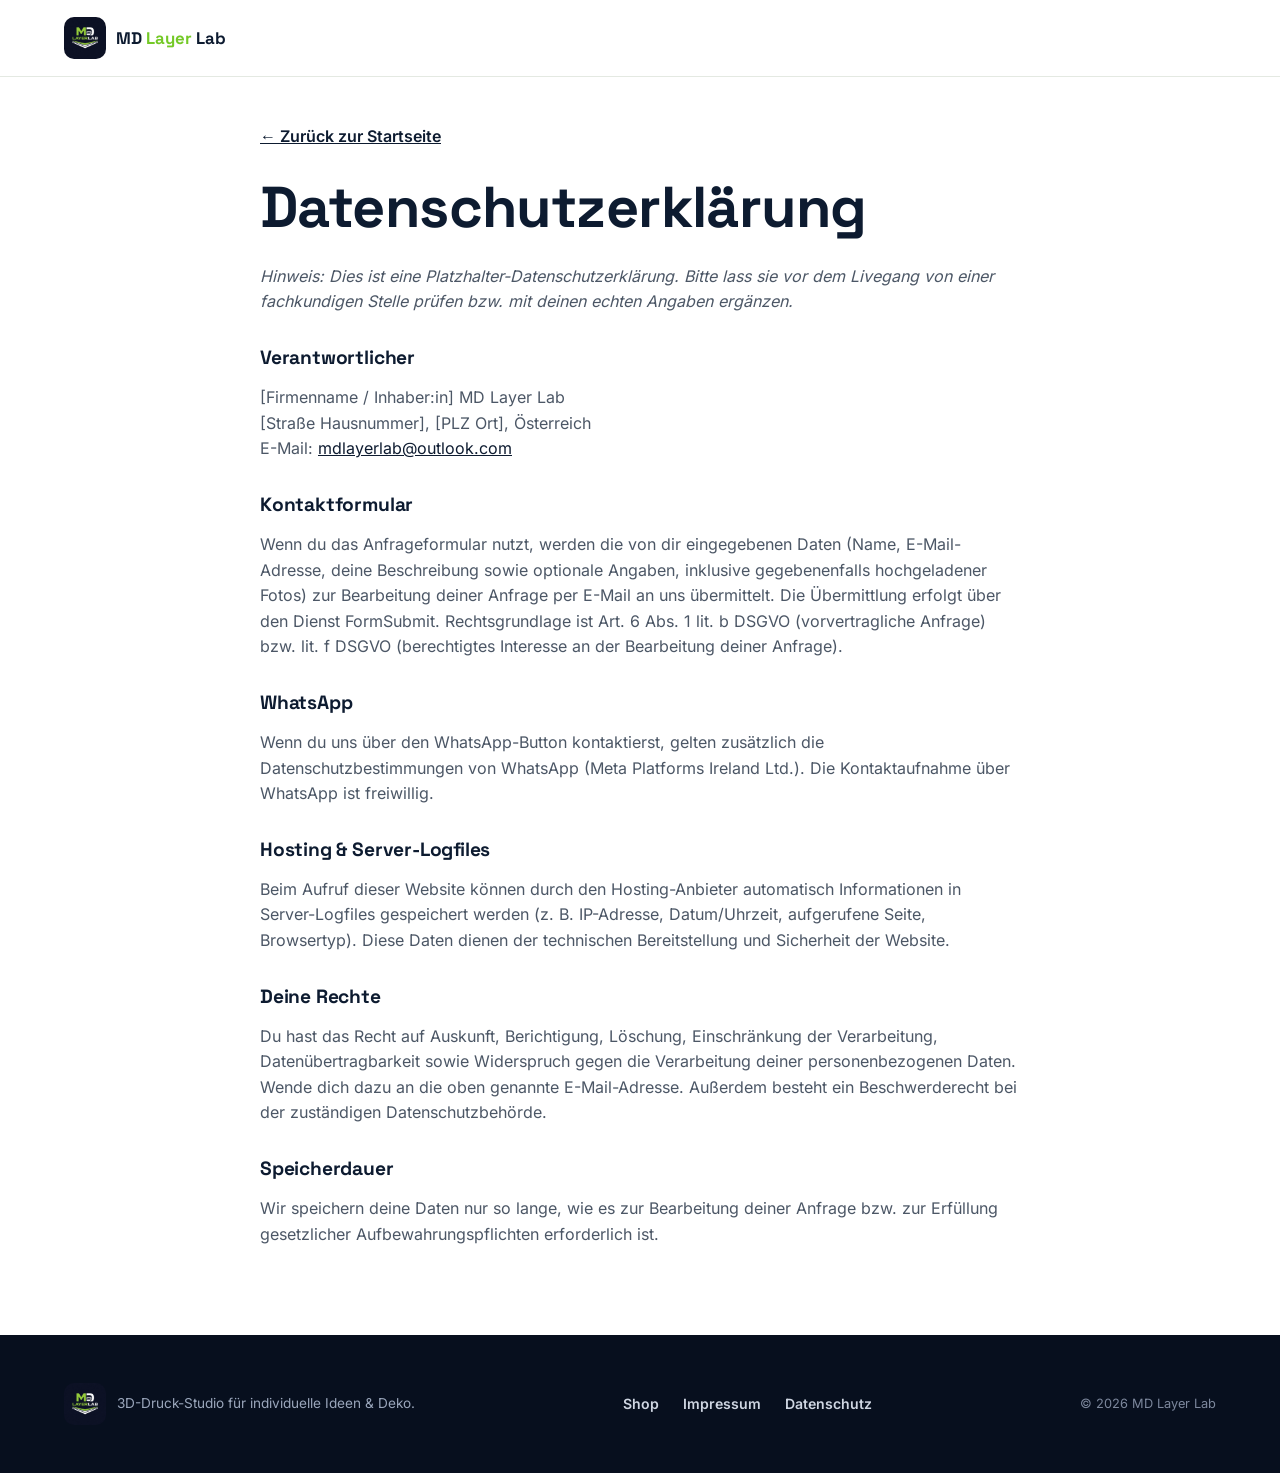
<file: datenschutz.html>
<!DOCTYPE html>
<html lang="de">
<head>
<meta charset="UTF-8">
<meta name="viewport" content="width=device-width, initial-scale=1">
<title>Datenschutz – MD Layer Lab</title>
<meta name="description" content="Datenschutzerklärung von MD Layer Lab: wie wir mit deinen Daten aus dem Kontaktformular umgehen.">
<meta name="robots" content="noindex">
<link rel="icon" href="assets/img/brand/favicon.png" type="image/png">
<link rel="stylesheet" href="assets/fonts/fonts.css">
<link rel="stylesheet" href="assets/css/style.css">
</head>
<body>
<header class="site-header">
  <div class="wrap header-inner">
    <a href="index.html" class="brand">
      <img src="assets/img/brand/logo.jpg" alt="MD Layer Lab Logo" class="brand-mark">
      <span class="brand-word">MD <em>Layer</em> Lab</span>
    </a>
  </div>
</header>

<main class="wrap legal">
  <a href="index.html" class="back-link">&larr; Zurück zur Startseite</a>
  <h1>Datenschutzerklärung</h1>
  <p><em>Hinweis: Dies ist eine Platzhalter-Datenschutzerklärung. Bitte lass sie vor dem Livegang von einer fachkundigen Stelle prüfen bzw. mit deinen echten Angaben ergänzen.</em></p>

  <h2>Verantwortlicher</h2>
  <p>
    [Firmenname / Inhaber:in] MD Layer Lab<br>
    [Straße Hausnummer], [PLZ Ort], Österreich<br>
    E-Mail: <a href="mailto:mdlayerlab@outlook.com">mdlayerlab@outlook.com</a>
  </p>

  <h2>Kontaktformular</h2>
  <p>Wenn du das Anfrageformular nutzt, werden die von dir eingegebenen Daten (Name, E-Mail-Adresse, deine Beschreibung sowie optionale Angaben, inklusive gegebenenfalls hochgeladener Fotos) zur Bearbeitung deiner Anfrage per E-Mail an uns übermittelt. Die Übermittlung erfolgt über den Dienst FormSubmit. Rechtsgrundlage ist Art. 6 Abs. 1 lit. b DSGVO (vorvertragliche Anfrage) bzw. lit. f DSGVO (berechtigtes Interesse an der Bearbeitung deiner Anfrage).</p>

  <h2>WhatsApp</h2>
  <p>Wenn du uns über den WhatsApp-Button kontaktierst, gelten zusätzlich die Datenschutzbestimmungen von WhatsApp (Meta Platforms Ireland Ltd.). Die Kontaktaufnahme über WhatsApp ist freiwillig.</p>

  <h2>Hosting &amp; Server-Logfiles</h2>
  <p>Beim Aufruf dieser Website können durch den Hosting-Anbieter automatisch Informationen in Server-Logfiles gespeichert werden (z. B. IP-Adresse, Datum/Uhrzeit, aufgerufene Seite, Browsertyp). Diese Daten dienen der technischen Bereitstellung und Sicherheit der Website.</p>

  <h2>Deine Rechte</h2>
  <p>Du hast das Recht auf Auskunft, Berichtigung, Löschung, Einschränkung der Verarbeitung, Datenübertragbarkeit sowie Widerspruch gegen die Verarbeitung deiner personenbezogenen Daten. Wende dich dazu an die oben genannte E-Mail-Adresse. Außerdem besteht ein Beschwerderecht bei der zuständigen Datenschutzbehörde.</p>

  <h2>Speicherdauer</h2>
  <p>Wir speichern deine Daten nur so lange, wie es zur Bearbeitung deiner Anfrage bzw. zur Erfüllung gesetzlicher Aufbewahrungspflichten erforderlich ist.</p>
</main>

<footer class="site-footer">
  <div class="wrap footer-inner">
    <div class="footer-brand">
      <img src="assets/img/brand/logo.jpg" alt="MD Layer Lab Logo" class="brand-mark">
      <p>3D-Druck-Studio für individuelle Ideen &amp; Deko.</p>
    </div>
    <nav class="footer-nav">
      <a href="shop.html">Shop</a>
      <a href="impressum.html">Impressum</a>
      <a href="datenschutz.html">Datenschutz</a>
    </nav>
    <p class="footer-copy">&copy; <span id="year"></span> MD Layer Lab</p>
  </div>
</footer>
<script>document.getElementById('year').textContent = new Date().getFullYear();</script>
</body>
</html>
</file>
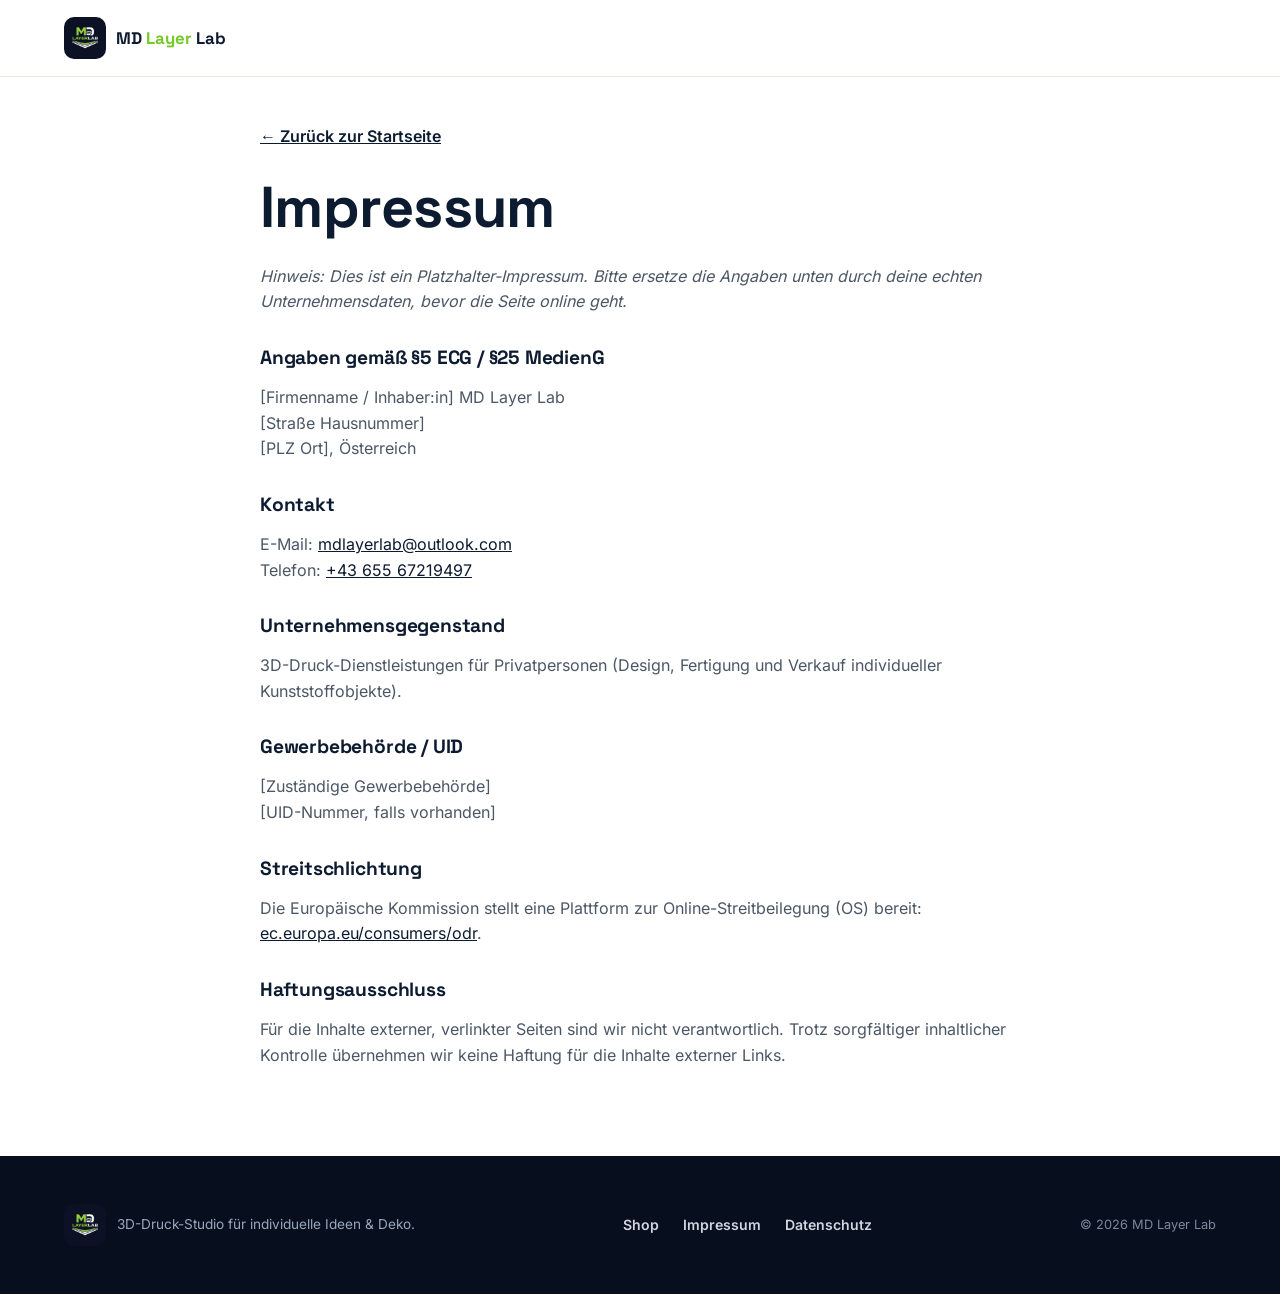
<file: impressum.html>
<!DOCTYPE html>
<html lang="de">
<head>
<meta charset="UTF-8">
<meta name="viewport" content="width=device-width, initial-scale=1">
<title>Impressum – MD Layer Lab</title>
<meta name="description" content="Impressum von MD Layer Lab, 3D-Druck-Studio für individuelle Objekte, Deko und Firmenprojekte.">
<meta name="robots" content="noindex">
<link rel="icon" href="assets/img/brand/favicon.png" type="image/png">
<link rel="stylesheet" href="assets/fonts/fonts.css">
<link rel="stylesheet" href="assets/css/style.css">
</head>
<body>
<header class="site-header">
  <div class="wrap header-inner">
    <a href="index.html" class="brand">
      <img src="assets/img/brand/logo.jpg" alt="MD Layer Lab Logo" class="brand-mark">
      <span class="brand-word">MD <em>Layer</em> Lab</span>
    </a>
  </div>
</header>

<main class="wrap legal">
  <a href="index.html" class="back-link">&larr; Zurück zur Startseite</a>
  <h1>Impressum</h1>
  <p><em>Hinweis: Dies ist ein Platzhalter-Impressum. Bitte ersetze die Angaben unten durch deine echten Unternehmensdaten, bevor die Seite online geht.</em></p>

  <h2>Angaben gemäß §5 ECG / §25 MedienG</h2>
  <p>
    [Firmenname / Inhaber:in] MD Layer Lab<br>
    [Straße Hausnummer]<br>
    [PLZ Ort], Österreich
  </p>

  <h2>Kontakt</h2>
  <p>
    E-Mail: <a href="mailto:mdlayerlab@outlook.com">mdlayerlab@outlook.com</a><br>
    Telefon: <a href="tel:+4365567219497">+43 655 67219497</a>
  </p>

  <h2>Unternehmensgegenstand</h2>
  <p>3D-Druck-Dienstleistungen für Privatpersonen (Design, Fertigung und Verkauf individueller Kunststoffobjekte).</p>

  <h2>Gewerbebehörde / UID</h2>
  <p>[Zuständige Gewerbebehörde]<br>[UID-Nummer, falls vorhanden]</p>

  <h2>Streitschlichtung</h2>
  <p>Die Europäische Kommission stellt eine Plattform zur Online-Streitbeilegung (OS) bereit: <a href="https://ec.europa.eu/consumers/odr/" target="_blank" rel="noopener">ec.europa.eu/consumers/odr</a>.</p>

  <h2>Haftungsausschluss</h2>
  <p>Für die Inhalte externer, verlinkter Seiten sind wir nicht verantwortlich. Trotz sorgfältiger inhaltlicher Kontrolle übernehmen wir keine Haftung für die Inhalte externer Links.</p>
</main>

<footer class="site-footer">
  <div class="wrap footer-inner">
    <div class="footer-brand">
      <img src="assets/img/brand/logo.jpg" alt="MD Layer Lab Logo" class="brand-mark">
      <p>3D-Druck-Studio für individuelle Ideen &amp; Deko.</p>
    </div>
    <nav class="footer-nav">
      <a href="shop.html">Shop</a>
      <a href="impressum.html">Impressum</a>
      <a href="datenschutz.html">Datenschutz</a>
    </nav>
    <p class="footer-copy">&copy; <span id="year"></span> MD Layer Lab</p>
  </div>
</footer>
<script>document.getElementById('year').textContent = new Date().getFullYear();</script>
</body>
</html>
</file>
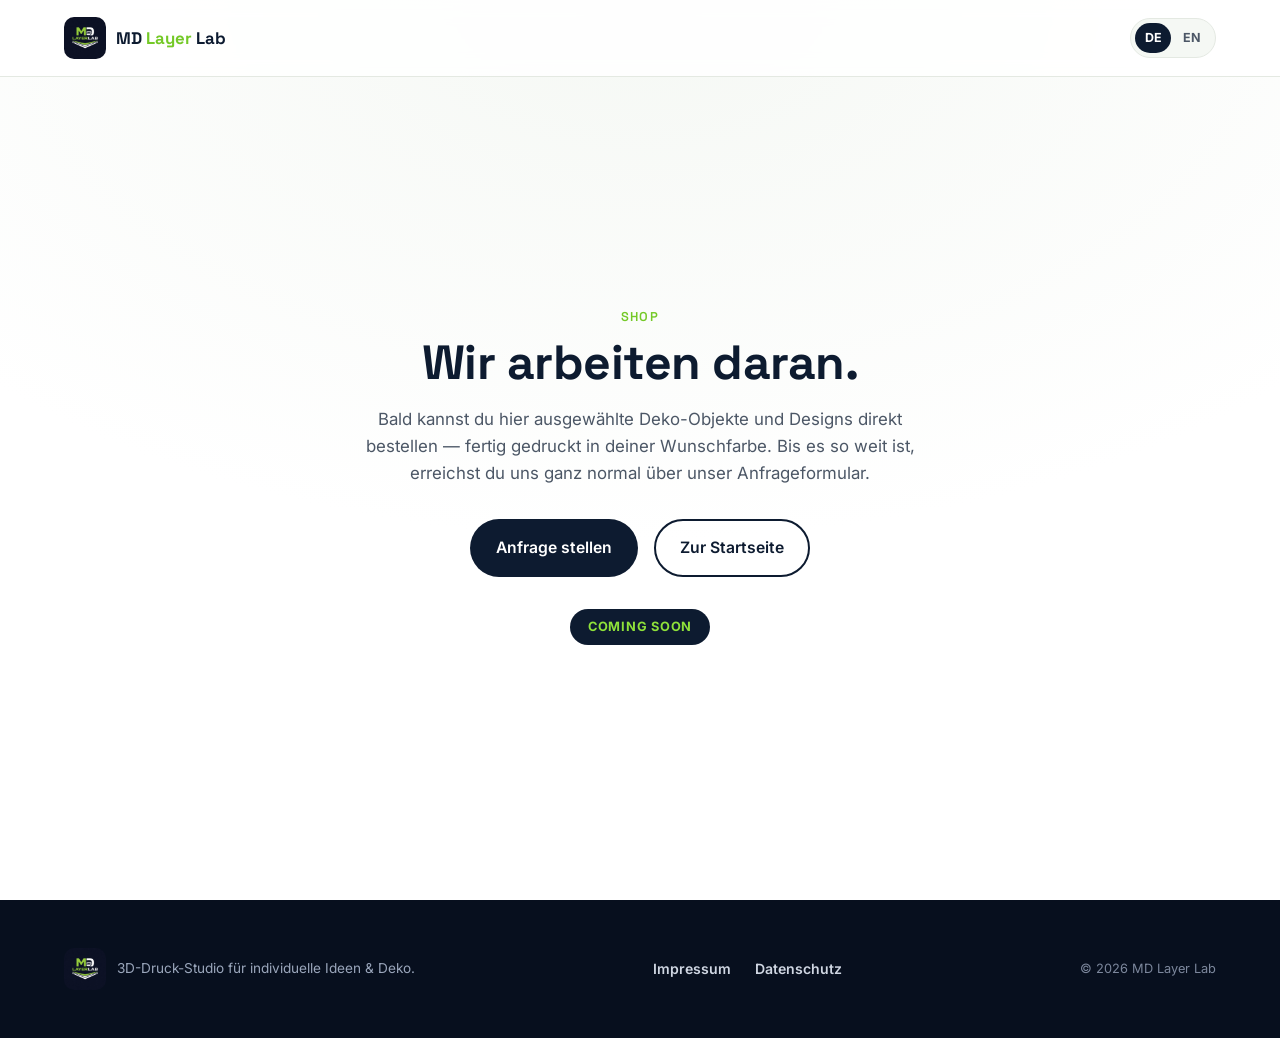
<file: shop.html>
<!DOCTYPE html>
<html lang="de" data-lang="de">
<head>
<meta charset="UTF-8">
<meta name="viewport" content="width=device-width, initial-scale=1">
<title>Shop – MD Layer Lab</title>
<meta name="description" content="Unser Online-Shop entsteht gerade. Bald kannst du 3D-gedruckte Deko und individuelle Objekte direkt bei uns bestellen.">
<meta name="robots" content="noindex">
<link rel="icon" href="assets/img/brand/favicon.png" type="image/png">
<link rel="stylesheet" href="assets/fonts/fonts.css">
<link rel="stylesheet" href="assets/css/style.css">
</head>
<body>

<header class="site-header">
  <div class="wrap header-inner">
    <a href="index.html" class="brand">
      <img src="assets/img/brand/logo.jpg" alt="MD Layer Lab Logo" class="brand-mark">
      <span class="brand-word">MD <em>Layer</em> Lab</span>
    </a>
    <div class="header-actions">
      <button class="lang-toggle" id="langToggle" type="button" aria-label="Sprache wechseln / Switch language">
        <span class="lang-opt is-active" data-lang-opt="de">DE</span>
        <span class="lang-opt" data-lang-opt="en">EN</span>
      </button>
    </div>
  </div>
</header>

<main>
  <section class="coming-soon">
    <div class="wrap coming-soon-inner">
      <p class="eyebrow" data-i18n="shop.eyebrow">Shop</p>
      <h1 data-i18n="shop.title">Wir arbeiten daran.</h1>
      <p class="lede" data-i18n="shop.lede">Bald kannst du hier ausgewählte Deko-Objekte und Designs direkt bestellen — fertig gedruckt in deiner Wunschfarbe. Bis es so weit ist, erreichst du uns ganz normal über unser Anfrageformular.</p>
      <div class="coming-soon-cta">
        <a href="index.html#kontakt" class="btn btn-primary" data-i18n="shop.ctaPrimary">Anfrage stellen</a>
        <a href="index.html" class="btn btn-ghost" data-i18n="shop.ctaSecondary">Zur Startseite</a>
      </div>
      <p class="coming-soon-badge" data-i18n="shop.badge">Coming soon</p>
    </div>
  </section>
</main>

<footer class="site-footer">
  <div class="wrap footer-inner">
    <div class="footer-brand">
      <img src="assets/img/brand/logo.jpg" alt="MD Layer Lab Logo" class="brand-mark">
      <p data-i18n="footer.tagline">3D-Druck-Studio für individuelle Ideen &amp; Deko.</p>
    </div>
    <nav class="footer-nav">
      <a href="impressum.html" data-i18n="footer.impressum">Impressum</a>
      <a href="datenschutz.html" data-i18n="footer.privacy">Datenschutz</a>
    </nav>
    <p class="footer-copy">&copy; <span id="year"></span> MD Layer Lab</p>
  </div>
</footer>

<script>
document.getElementById('year').textContent = new Date().getFullYear();

var translations = {
  'shop.eyebrow': 'Shop',
  'shop.title': "We're working on it.",
  'shop.lede': "Soon you'll be able to order selected decor pieces and designs directly here — printed and shipped in your favourite colour. Until then, just reach us through our regular request form.",
  'shop.ctaPrimary': 'Send a request',
  'shop.ctaSecondary': 'Back to homepage',
  'shop.badge': 'Coming soon',
  'nav.services': 'Services', 'nav.materials': 'Materials', 'nav.gallery': 'Gallery',
  'nav.process': 'Process', 'nav.contact': 'Contact',
  'footer.tagline': '3D printing studio for custom ideas & decor.',
  'footer.impressum': 'Legal notice', 'footer.privacy': 'Privacy'
};
var defaults = {};
document.querySelectorAll('[data-i18n]').forEach(function (el) {
  defaults[el.getAttribute('data-i18n')] = el.innerHTML;
});
var toggle = document.getElementById('langToggle');
var stored = null;
try { stored = localStorage.getItem('mdlayerlab-lang'); } catch (e) {}

function applyLang(lang) {
  var isEn = lang === 'en';
  document.documentElement.lang = isEn ? 'en' : 'de';
  document.querySelectorAll('[data-i18n]').forEach(function (el) {
    var key = el.getAttribute('data-i18n');
    el.innerHTML = isEn && translations[key] ? translations[key] : defaults[key];
  });
  document.querySelectorAll('.lang-opt').forEach(function (opt) {
    opt.classList.toggle('is-active', opt.getAttribute('data-lang-opt') === lang);
  });
  try { localStorage.setItem('mdlayerlab-lang', lang); } catch (e) {}
}
if (stored === 'en') applyLang('en');
toggle.addEventListener('click', function () {
  applyLang(document.documentElement.lang === 'de' ? 'en' : 'de');
});
</script>
</body>
</html>
</file>
<file: assets/fonts/fonts.css>
@font-face{
  font-family:'Inter';
  font-style:normal;
  font-weight:400;
  font-display:swap;
  src:url('../fonts/Inter-400.woff2') format('woff2');
  unicode-range:U+0000-00FF, U+0131, U+0152-0153, U+02BB-02BC, U+02C6, U+02DA, U+02DC, U+0304, U+0308, U+0329, U+2000-206F, U+20AC, U+2122, U+2191, U+2193, U+2212, U+2215, U+FEFF, U+FFFD;
}

@font-face{
  font-family:'Inter';
  font-style:normal;
  font-weight:500;
  font-display:swap;
  src:url('../fonts/Inter-500.woff2') format('woff2');
  unicode-range:U+0000-00FF, U+0131, U+0152-0153, U+02BB-02BC, U+02C6, U+02DA, U+02DC, U+0304, U+0308, U+0329, U+2000-206F, U+20AC, U+2122, U+2191, U+2193, U+2212, U+2215, U+FEFF, U+FFFD;
}

@font-face{
  font-family:'Inter';
  font-style:normal;
  font-weight:600;
  font-display:swap;
  src:url('../fonts/Inter-600.woff2') format('woff2');
  unicode-range:U+0000-00FF, U+0131, U+0152-0153, U+02BB-02BC, U+02C6, U+02DA, U+02DC, U+0304, U+0308, U+0329, U+2000-206F, U+20AC, U+2122, U+2191, U+2193, U+2212, U+2215, U+FEFF, U+FFFD;
}

@font-face{
  font-family:'Inter';
  font-style:normal;
  font-weight:700;
  font-display:swap;
  src:url('../fonts/Inter-700.woff2') format('woff2');
  unicode-range:U+0000-00FF, U+0131, U+0152-0153, U+02BB-02BC, U+02C6, U+02DA, U+02DC, U+0304, U+0308, U+0329, U+2000-206F, U+20AC, U+2122, U+2191, U+2193, U+2212, U+2215, U+FEFF, U+FFFD;
}

@font-face{
  font-family:'Space Grotesk';
  font-style:normal;
  font-weight:500;
  font-display:swap;
  src:url('../fonts/Space-Grotesk-500.woff2') format('woff2');
  unicode-range:U+0000-00FF, U+0131, U+0152-0153, U+02BB-02BC, U+02C6, U+02DA, U+02DC, U+0304, U+0308, U+0329, U+2000-206F, U+20AC, U+2122, U+2191, U+2193, U+2212, U+2215, U+FEFF, U+FFFD;
}

@font-face{
  font-family:'Space Grotesk';
  font-style:normal;
  font-weight:600;
  font-display:swap;
  src:url('../fonts/Space-Grotesk-600.woff2') format('woff2');
  unicode-range:U+0000-00FF, U+0131, U+0152-0153, U+02BB-02BC, U+02C6, U+02DA, U+02DC, U+0304, U+0308, U+0329, U+2000-206F, U+20AC, U+2122, U+2191, U+2193, U+2212, U+2215, U+FEFF, U+FFFD;
}

@font-face{
  font-family:'Space Grotesk';
  font-style:normal;
  font-weight:700;
  font-display:swap;
  src:url('../fonts/Space-Grotesk-700.woff2') format('woff2');
  unicode-range:U+0000-00FF, U+0131, U+0152-0153, U+02BB-02BC, U+02C6, U+02DA, U+02DC, U+0304, U+0308, U+0329, U+2000-206F, U+20AC, U+2122, U+2191, U+2193, U+2212, U+2215, U+FEFF, U+FFFD;
}
</file>
<file: assets/css/style.css>
/* ============ Tokens ============ */
:root{
  --navy-900:#070f1e;
  --navy-800:#0d1b30;
  --navy-700:#15294a;
  --navy-600:#20396200;
  --green-500:#8fe23a;
  --green-600:#74c927;
  --green-100:#e9fbd3;
  --white:#ffffff;
  --bg:#ffffff;
  --bg-soft:#f5f8f4;
  --ink:#0f1826;
  --ink-soft:#4c5766;
  --border:#e4e9e2;

  --font-head:'Space Grotesk', 'Inter', sans-serif;
  --font-body:'Inter', sans-serif;

  --space-1:.5rem;
  --space-2:1rem;
  --space-3:1.5rem;
  --space-4:2rem;
  --space-5:3rem;
  --space-6:4.5rem;
  --space-7:6.5rem;

  --radius-s:10px;
  --radius-m:18px;
  --radius-l:28px;

  --shadow-card:0 1px 2px rgba(13,27,48,.04), 0 12px 28px -16px rgba(13,27,48,.16);
  --shadow-pop:0 20px 45px -20px rgba(13,27,48,.35);

  --container:1200px;
}

*,*::before,*::after{box-sizing:border-box}
html{scroll-behavior:smooth}
html.scroll-locked{overflow:hidden;height:100%}
html.scroll-locked body{overflow:hidden;height:100%}
[id]{scroll-margin-top:90px}
@media (prefers-reduced-motion: reduce){
  html{scroll-behavior:auto}
  *,*::before,*::after{animation-duration:.01ms !important;animation-iteration-count:1 !important;transition-duration:.01ms !important;scroll-behavior:auto !important}
}

body{
  margin:0;
  font-family:var(--font-body);
  color:var(--ink);
  background:var(--bg);
  font-size:16px;
  line-height:1.6;
  -webkit-font-smoothing:antialiased;
}

h1,h2,h3,h4{
  font-family:var(--font-head);
  color:var(--navy-800);
  line-height:1.15;
  margin:0 0 var(--space-2);
  letter-spacing:-.01em;
}
h1{font-size:clamp(2.3rem,4.6vw,3.6rem)}
h2{font-size:clamp(1.7rem,3vw,2.4rem)}
h3{font-size:1.2rem}
p{margin:0 0 var(--space-2)}
a{color:inherit}
img{max-width:100%;display:block}
ul,ol{margin:0;padding:0;list-style:none}
button{font:inherit}

.wrap{max-width:var(--container);margin:0 auto;padding:0 var(--space-3)}

.skip-link{
  position:absolute;left:-999px;top:0;background:var(--navy-800);color:#fff;padding:.75rem 1.25rem;
  border-radius:0 0 var(--radius-s) 0;z-index:999;
}
.skip-link:focus{left:0}

.accent-text{color:var(--green-600)}
.eyebrow{
  font-family:var(--font-head);
  font-weight:600;
  letter-spacing:.08em;
  text-transform:uppercase;
  font-size:.8rem;
  color:var(--green-600);
  margin:0 0 var(--space-1);
}

/* ============ Buttons ============ */
.btn{
  display:inline-flex;align-items:center;justify-content:center;gap:.5rem;
  padding:.9rem 1.5rem;border-radius:999px;font-weight:600;
  text-decoration:none;border:2px solid transparent;cursor:pointer;
  transition:transform .15s ease, box-shadow .15s ease, background-color .15s ease, color .15s ease;
  font-size:.98rem;
}
.btn:active{transform:scale(.97)}
.btn-primary{background:var(--navy-800);color:#fff}
.btn-primary:hover{background:var(--navy-700);box-shadow:var(--shadow-pop)}
.btn-ghost{border-color:var(--navy-800);color:var(--navy-800)}
.btn-ghost:hover{background:var(--navy-800);color:#fff}
.btn-whatsapp{background:var(--green-500);color:var(--navy-900)}
.btn-whatsapp:hover{background:var(--green-600)}
.btn-block{width:100%}
.btn-sm{padding:.55rem 1rem;font-size:.85rem}
.icon{width:1.1em;height:1.1em;flex:none}

/* ============ Header ============ */
.site-header{
  position:fixed;top:0;left:0;right:0;width:100%;z-index:60;
  background:rgba(255,255,255,.85);
  backdrop-filter:blur(10px);
  border-bottom:1px solid var(--border);
  transition:background-color .3s ease, border-color .3s ease;
}
.site-header.is-transparent{
  background:transparent;border-bottom-color:transparent;backdrop-filter:none;
}
.site-header.is-transparent .main-nav a,
.site-header.is-transparent .brand-word{color:#fff}
.site-header.is-transparent .main-nav a::after{background:#fff}
.site-header.is-transparent .lang-toggle{background:rgba(255,255,255,.15);border-color:rgba(255,255,255,.4)}
.site-header.is-transparent .lang-opt{color:#fff}
.site-header.is-transparent .lang-opt.is-active{background:rgba(255,255,255,.92);color:var(--navy-900)}
.site-header.is-transparent .nav-toggle span{background:#fff}
/* When the mobile menu is open, force the header solid so it stays readable
   over the video/hero and the page never shows through the bar. */
.site-header.nav-open{
  background:rgba(255,255,255,.98);backdrop-filter:blur(10px);
  border-bottom-color:var(--border);
}
.site-header.nav-open .brand-word{color:var(--navy-800)}
.site-header.nav-open .brand-word em{color:var(--green-600)}
.site-header.nav-open .nav-toggle span{background:var(--navy-800)}
.site-header.nav-open .lang-opt{color:var(--ink-soft)}
.site-header.nav-open .lang-opt.is-active{background:var(--navy-800);color:#fff}
.site-header.nav-open .main-nav a{color:var(--ink)}
.site-header.nav-open .main-nav a::after{background:var(--green-500)}
.header-inner{display:flex;align-items:center;gap:var(--space-3);height:76px}
.brand{display:flex;align-items:center;gap:.65rem;text-decoration:none;color:var(--navy-800);margin-right:auto}
.brand-mark{width:42px;height:42px;border-radius:10px;object-fit:cover}
.brand-word{font-family:var(--font-head);font-weight:700;font-size:1.05rem;white-space:nowrap}
.brand-word em{font-style:normal;color:var(--green-600)}

.main-nav{display:flex;gap:var(--space-4);align-items:center}
.main-nav a{
  text-decoration:none;color:var(--ink);font-weight:600;font-size:.94rem;
  position:relative;padding:.3rem 0;
}
.main-nav a::after{
  content:"";position:absolute;left:0;right:0;bottom:-2px;height:2px;background:var(--green-500);
  transform:scaleX(0);transition:transform .2s ease;transform-origin:left;
}
.main-nav a:hover::after{transform:scaleX(1)}
.nav-shop-link{display:inline-flex !important;align-items:center;gap:.35rem}
.nav-shop-link em{
  font-style:normal;background:var(--green-500);color:var(--navy-900);
  font-size:.68rem;font-weight:700;letter-spacing:.03em;text-transform:uppercase;
  padding:.15rem .4rem;border-radius:999px;line-height:1;
}

.header-actions{display:flex;align-items:center;gap:.9rem}
.lang-toggle{
  display:flex;align-items:center;background:var(--bg-soft);border:1px solid var(--border);
  border-radius:999px;padding:.25rem;gap:.15rem;
}
.lang-opt{padding:.3rem .6rem;border-radius:999px;font-size:.78rem;font-weight:700;color:var(--ink-soft)}
.lang-opt.is-active{background:var(--navy-800);color:#fff}

.nav-toggle{display:none;flex-direction:column;justify-content:center;gap:5px;width:38px;height:38px;background:none;border:none;cursor:pointer}
.nav-toggle span{display:block;height:2px;background:var(--navy-800);border-radius:2px}

/* This breakpoint is wider than the others below: with 6 nav items plus the
   Shop badge, language toggle and WhatsApp button, the header needs more
   room than 900px before everything fits on one line without wrapping. */
@media (max-width:1080px){
  /* The header's backdrop-filter makes it the containing block for this
     fixed menu, so we set an explicit height instead of relying on bottom:0
     (which would collapse against the 76px-tall header). */
  .main-nav{
    position:fixed;top:76px;left:0;right:0;bottom:auto;height:calc(100dvh - 76px);
    background:#fff;flex-direction:column;justify-content:center;
    padding:var(--space-4) var(--space-3) var(--space-6);gap:var(--space-4);
    transform:translateY(-8px);opacity:0;pointer-events:none;transition:opacity .2s ease, transform .2s ease;
  }
  .main-nav.is-open{opacity:1;transform:translateY(0);pointer-events:auto}
  .main-nav a{font-size:1.3rem;color:var(--ink)}
  .nav-toggle{display:flex}
  .header-wa{display:none}
}

/* ============ Intro layer-build animation ============ */
.intro{
  position:fixed;inset:0;z-index:999;background:var(--navy-900);
  display:flex;align-items:center;justify-content:center;flex-direction:column;
  transition:opacity .5s ease, visibility .5s ease;
  overflow:hidden;
}
.intro.is-done{opacity:0;visibility:hidden;pointer-events:none}
.intro-stack{
  position:relative;width:180px;height:130px;margin-bottom:1.75rem;
}
.intro-layer{
  position:absolute;left:0;right:0;height:12px;border-radius:3px;
  transform:translateY(20px) scaleX(.7);opacity:0;
  animation:layerUp .5s cubic-bezier(.2,.8,.2,1) forwards;
}
@keyframes layerUp{
  to{transform:translateY(0) scaleX(1);opacity:1}
}
.intro-word{
  font-family:var(--font-head);font-weight:700;letter-spacing:.12em;
  color:#fff;font-size:1.1rem;display:flex;gap:.5rem;
  opacity:0;animation:wordIn .6s ease forwards;animation-delay:.75s;
}
.intro-word .accent{color:var(--green-500)}
@keyframes wordIn{to{opacity:1}}
body.no-js .intro{display:none}

/* ============ Hero (full-bleed, scroll-pinned video) ============ */
.hero{position:relative}
.hero-track{position:relative;height:100vh}
.hero-pin{
  position:sticky;top:0;height:100vh;width:100%;overflow:hidden;
  display:flex;align-items:center;
}
.hero-video{
  position:absolute;inset:0;width:100%;height:100%;object-fit:cover;background:var(--navy-900);
}
.hero-scrim{
  position:absolute;inset:0;
  background:linear-gradient(180deg, rgba(7,15,30,.68) 0%, rgba(7,15,30,.22) 45%, rgba(7,15,30,.72) 100%);
}
.hero-content{position:relative;z-index:1;color:#fff}
.hero h1{max-width:14ch;color:#fff}
.hero .eyebrow{color:var(--green-500)}
.hero .lede{max-width:46ch;color:rgba(255,255,255,.88);font-size:1.08rem}
.hero-cta{display:flex;gap:var(--space-2);flex-wrap:wrap;margin:var(--space-3) 0 var(--space-4)}
.btn-ghost-light{border-color:#fff;color:#fff}
.btn-ghost-light:hover{background:#fff;color:var(--navy-900)}
.hero-trust{display:flex;flex-wrap:wrap;gap:.6rem 1.6rem}
.hero-trust li{font-size:.86rem;font-weight:600;display:flex;align-items:center;gap:.4rem}
.hero-trust li::before{content:"";width:7px;height:7px;border-radius:50%;background:var(--green-500);flex:none}
.hero-trust-light li{color:rgba(255,255,255,.88)}

.hero-scroll-cue{
  position:absolute;left:50%;bottom:2.2rem;transform:translateX(-50%);z-index:2;
  display:flex;flex-direction:column;align-items:center;gap:.3rem;
  color:#fff;font-size:.75rem;font-weight:700;letter-spacing:.1em;text-transform:uppercase;
  text-decoration:none;cursor:pointer;
  opacity:.85;animation:scrollCueBounce 2s ease-in-out infinite;
}
.hero-scroll-cue:hover{opacity:1}
.hero-scroll-cue:focus-visible{outline:2px solid #fff;outline-offset:6px;border-radius:8px}
.hero-scroll-cue .icon{width:1.3em;height:1.3em}
@keyframes scrollCueBounce{0%,100%{transform:translate(-50%,0)}50%{transform:translate(-50%,8px)}}

/* Pin the hero video while scrolling through an extended track on desktop */
@media (min-width:1001px){
  .hero-track{height:260vh}
}

/* ============ Sections ============ */
.section{padding:var(--space-7) 0}
.section-soft{background:var(--bg-soft)}
.section-dark{background:var(--navy-900)}
.section-head{max-width:640px;margin:0 auto var(--space-5);text-align:center}
.section-head.left{margin-left:0;text-align:left}
.section-lede{color:var(--ink-soft)}
.eyebrow-light{color:var(--green-500)}
.h2-light{color:#fff}
.section-lede-light{color:rgba(255,255,255,.78)}
.business-cta{display:flex;justify-content:center;margin-top:var(--space-4)}

/* ============ Cards ============ */
.cards{display:grid;gap:var(--space-3)}
.cards-3{grid-template-columns:repeat(3,1fr)}
.cards-4{grid-template-columns:repeat(4,1fr)}
@media (max-width:900px){.cards-3{grid-template-columns:1fr}}
@media (max-width:1000px){.cards-4{grid-template-columns:repeat(2,1fr)}}
@media (max-width:560px){.cards-4{grid-template-columns:1fr}}
.card{
  background:#fff;border:1px solid var(--border);border-radius:var(--radius-m);
  padding:var(--space-4);box-shadow:var(--shadow-card);
  transition:transform .2s ease, box-shadow .2s ease;
}
.card:hover{transform:translateY(-4px);box-shadow:var(--shadow-pop)}
.card-icon{
  width:52px;height:52px;border-radius:14px;background:var(--navy-800);
  color:var(--green-500);display:flex;align-items:center;justify-content:center;margin-bottom:var(--space-2);
}
.card-icon .icon{width:26px;height:26px}
.card p{color:var(--ink-soft);margin-bottom:0}

.card-dark{background:var(--navy-700);border-color:rgba(255,255,255,.12)}
.card-dark h3{color:#fff}
.card-dark p{color:rgba(255,255,255,.72)}
.card-icon-light{background:var(--green-500);color:var(--navy-900)}

/* ============ Tabs ============ */
.tab-list{display:flex;gap:.5rem;flex-wrap:wrap;justify-content:center;margin-bottom:var(--space-4)}
.tab-btn{
  background:#fff;border:1px solid var(--border);padding:.7rem 1.3rem;border-radius:999px;
  font-weight:700;color:var(--ink-soft);cursor:pointer;transition:all .15s ease;
}
.tab-btn:hover{border-color:var(--navy-800)}
.tab-btn.is-active{background:var(--navy-800);border-color:var(--navy-800);color:#fff}
.tab-btn.tab-btn-all{background:var(--green-500);border-color:var(--green-500);color:var(--navy-900)}
.tab-btn.tab-btn-all.is-active{background:var(--navy-800);border-color:var(--navy-800);color:#fff}

.tab-panel{
  background:#fff;border:1px solid var(--border);border-radius:var(--radius-m);
  padding:var(--space-4);box-shadow:var(--shadow-card);
}
.tab-panel-head{display:flex;flex-wrap:wrap;align-items:baseline;gap:.6rem 1rem;margin-bottom:.4rem}
.tab-panel-head h3{margin:0}
.tab-panel-tagline{color:var(--green-600);font-weight:700;font-size:.85rem}
.tab-panel-price{
  margin-left:auto;background:var(--bg-soft);border:1px solid var(--border);
  padding:.3rem .7rem;border-radius:999px;font-size:.78rem;font-weight:700;color:var(--ink-soft);
}
.tab-panel-desc{color:var(--ink-soft);margin-bottom:var(--space-3)}

.materials-note{
  display:flex;align-items:flex-start;gap:.6rem;
  margin-top:var(--space-4);padding:.9rem 1.1rem;
  background:#fff;border:1px solid var(--border);border-radius:var(--radius-m);
  color:var(--ink-soft);font-size:.9rem;line-height:1.5;
}
.materials-note svg{width:1.25rem;height:1.25rem;color:var(--green-600);flex:none;margin-top:.05rem}
.materials-note strong{color:var(--navy-800);font-weight:700}

.material-group{margin-bottom:var(--space-4)}
.material-group:last-child{margin-bottom:0}
.material-group-title{
  font-family:var(--font-head);font-weight:700;font-size:1rem;color:var(--navy-800);
  margin-bottom:.6rem;
}

.swatch-grid{
  display:grid;grid-template-columns:repeat(auto-fill,minmax(100px,1fr));gap:1.35rem;
}
.swatch{
  background:none;border:none;padding:0;cursor:pointer;display:flex;flex-direction:column;align-items:center;gap:.55rem;
  font:inherit;color:inherit;
}
.swatch-dot{
  width:100%;aspect-ratio:1/1;border-radius:34px 20px 32px 22px;border:1.5px solid rgba(15,24,38,.1);
  background-size:cover;background-position:center;position:relative;overflow:hidden;
  box-shadow:var(--shadow-card);transition:transform .18s ease, box-shadow .18s ease, border-radius .18s ease;
}
.swatch-dot::after{
  content:"";position:absolute;inset:0;pointer-events:none;
  background:radial-gradient(120% 90% at 22% 16%, rgba(255,255,255,.65), rgba(255,255,255,0) 55%);
  mix-blend-mode:soft-light;
}
.swatch:nth-child(3n+2) .swatch-dot{border-radius:22px 34px 20px 32px}
.swatch:nth-child(3n) .swatch-dot{border-radius:20px 32px 22px 34px}
.swatch:hover .swatch-dot,.swatch:focus-visible .swatch-dot{
  transform:translateY(-4px) scale(1.05);box-shadow:var(--shadow-pop);border-radius:50% 42% 48% 50%/48% 46% 54% 52%;
}
.swatch:focus-visible{outline:2px solid var(--green-600);outline-offset:4px;border-radius:34px}
.swatch-dot.is-clear{
  background-color:#fafcf9;
  background-image:repeating-linear-gradient(45deg, rgba(15,24,38,.06) 0 2px, transparent 2px 10px);
  border-style:dashed;
}
.swatch-label{font-size:.78rem;font-weight:700;color:var(--ink-soft);text-align:center;line-height:1.3}

/* ============ Color info dialog ============ */
.color-dialog{
  border:none;border-radius:var(--radius-l);padding:0;max-width:420px;width:calc(100% - 2rem);
  box-shadow:var(--shadow-pop);overflow:hidden;
}
.color-dialog::backdrop{background:rgba(7,15,30,.55);backdrop-filter:blur(2px)}
.color-dialog-swatch{
  aspect-ratio:1/1;max-height:56vh;
  background-size:contain;background-repeat:no-repeat;background-position:center;
  background-color:#efeee9;
}
.color-dialog-swatch.is-clear{
  aspect-ratio:auto;height:150px;
  background-color:#fafcf9;
  background-image:repeating-linear-gradient(45deg, rgba(15,24,38,.07) 0 3px, transparent 3px 14px);
}
.color-dialog-body{padding:var(--space-3) var(--space-4) var(--space-4)}
.color-dialog-material{
  color:var(--green-600);font-weight:700;font-size:.78rem;text-transform:uppercase;letter-spacing:.06em;
  margin:0 0 .3rem;
}
.color-dialog-body h3{margin-bottom:.4rem}
.color-dialog-body p:last-child{color:var(--ink-soft);margin-bottom:0}
.color-dialog-close{
  position:absolute;top:.7rem;right:.7rem;width:34px;height:34px;border-radius:50%;
  background:rgba(255,255,255,.85);border:none;display:flex;align-items:center;justify-content:center;
  cursor:pointer;color:var(--navy-800);
}
.color-dialog-close:hover{background:#fff}

/* ============ Gallery / Showcase ============ */
/* Masonry via CSS columns: every photo keeps its own natural aspect ratio
   (nothing cropped, no leftover empty space), which is what keeps a mixed
   set of portrait/landscape product shots looking uniform and clean. */
.showcase-grid{
  column-count:3;column-gap:var(--space-3);
}
.showcase-card{
  display:inline-block;width:100%;break-inside:avoid;margin:0 0 var(--space-3);
  background:#fff;border:1px solid var(--border);border-radius:var(--radius-m);
  overflow:hidden;box-shadow:var(--shadow-card);
  transition:transform .2s ease, box-shadow .2s ease;
}
.showcase-card:hover{transform:translateY(-4px);box-shadow:var(--shadow-pop)}
.showcase-card-wide{column-span:all}
.showcase-card picture,
.showcase-card img{display:block;width:100%;height:auto}
.showcase-card figcaption{
  padding:.9rem 1.1rem 1.05rem;font-weight:600;font-size:.92rem;color:var(--navy-800);
  border-top:1px solid var(--border);
  display:flex;align-items:center;justify-content:space-between;gap:.4rem .6rem;flex-wrap:wrap;
}
.showcase-material{
  flex-basis:100%;font-weight:600;font-size:.76rem;color:var(--green-600);
  display:inline-flex;align-items:center;gap:.4rem;
}
.showcase-material::before{
  content:"";width:6px;height:6px;border-radius:50%;background:var(--green-500);flex:none;
}

/* Before/after drag-slider for the helmet mount */
.showcase-compare .compare-frame{
  position:relative;aspect-ratio:3/4;overflow:hidden;background:var(--bg-soft);
  touch-action:none;cursor:ew-resize;
}
.showcase-compare .compare-img-base,.showcase-compare .compare-img-top{
  position:absolute;inset:0;width:100%;height:100%;object-fit:cover;user-select:none;-webkit-user-drag:none;
}
.showcase-compare .compare-img-top{clip-path:inset(0 50% 0 0)}
.compare-handle{
  position:absolute;top:0;bottom:0;left:50%;width:0;
  display:flex;align-items:center;justify-content:center;
  transform:translateX(-50%);
}
.compare-handle::before{
  content:"";position:absolute;top:0;bottom:0;left:50%;width:3px;
  background:#fff;transform:translateX(-50%);box-shadow:0 0 0 1px rgba(15,24,38,.15);
}
.compare-handle-grip{
  position:relative;width:42px;height:42px;border-radius:50%;background:#fff;
  display:flex;align-items:center;justify-content:center;color:var(--navy-800);
  box-shadow:var(--shadow-pop);pointer-events:none;
}
.compare-handle:focus-visible .compare-handle-grip{outline:2px solid var(--green-600);outline-offset:2px}
.compare-hint{font-weight:500;font-size:.78rem;color:var(--ink-soft)}

@media (max-width:900px){
  .showcase-grid{column-count:2}
}
@media (max-width:560px){
  .showcase-grid{column-count:1}
}

/* ============ Steps ============ */
.steps{display:grid;grid-template-columns:repeat(4,1fr);gap:var(--space-3)}
@media (max-width:900px){.steps{grid-template-columns:1fr 1fr}}
@media (max-width:560px){.steps{grid-template-columns:1fr}}
.step{
  background:#fff;border:1px solid var(--border);border-radius:var(--radius-m);
  padding:var(--space-3);
}
.step-num{
  display:inline-block;font-family:var(--font-head);font-weight:700;color:var(--green-600);
  font-size:1.6rem;margin-bottom:.4rem;
}
.step p{color:var(--ink-soft);font-size:.92rem;margin-bottom:0}

/* ============ Contact ============ */
.kontakt-wrap{display:grid;grid-template-columns:.9fr 1.1fr;gap:var(--space-5)}
@media (max-width:900px){.kontakt-wrap{grid-template-columns:1fr}}
.contact-list{display:flex;flex-direction:column;gap:.9rem;margin:var(--space-3) 0 var(--space-4)}
.contact-list li{display:flex;align-items:center;gap:.7rem;font-weight:600}
.contact-list a{text-decoration:none}
.contact-list a:hover{color:var(--green-600)}
.contact-list .icon{color:var(--green-600)}

.kontakt-form{
  background:#fff;border:1px solid var(--border);border-radius:var(--radius-l);
  padding:var(--space-4);box-shadow:var(--shadow-card);display:flex;flex-direction:column;gap:var(--space-2);
}
.form-row{display:flex;flex-direction:column;gap:.4rem}
.form-row label{font-weight:700;font-size:.9rem}
.form-row input,.form-row textarea{
  border:1.5px solid var(--border);border-radius:var(--radius-s);padding:.8rem .9rem;
  font:inherit;color:var(--ink);background:var(--bg-soft);resize:vertical;
  transition:border-color .15s ease, background .15s ease;
}
.form-row input:focus,.form-row textarea:focus{
  outline:none;border-color:var(--green-500);background:#fff;
}
.form-note{font-size:.82rem;color:var(--ink-soft);text-align:center;margin:0}
.hp-field{position:absolute;left:-9999px;width:1px;height:1px;opacity:0}

.file-drop{
  position:relative;border:1.5px dashed var(--border);border-radius:var(--radius-s);
  background:var(--bg-soft);padding:1.4rem 1rem;text-align:center;
  transition:border-color .15s ease, background .15s ease;
}
.file-drop.is-dragover{border-color:var(--green-500);background:var(--green-100)}
.file-drop input[type="file"]{
  position:absolute;inset:0;width:100%;height:100%;opacity:0;cursor:pointer;
  padding:0;border:none;background:none;
}
.file-drop-inner{display:flex;flex-direction:column;align-items:center;gap:.3rem;color:var(--ink-soft);pointer-events:none}
.file-drop-inner .icon{width:24px;height:24px;color:var(--green-600)}
.file-drop-text{font-weight:700;font-size:.88rem;color:var(--navy-800)}
.file-drop-hint{font-size:.76rem}
.file-list{list-style:none;margin:.6rem 0 0;padding:0;display:flex;flex-direction:column;gap:.35rem}
.file-list:empty{margin:0}
.file-list li{
  display:flex;align-items:center;justify-content:space-between;gap:.6rem;
  background:var(--bg-soft);border:1px solid var(--border);border-radius:var(--radius-s);
  padding:.5rem .7rem;font-size:.82rem;color:var(--ink);
}
.file-list li span{overflow:hidden;text-overflow:ellipsis;white-space:nowrap}
.file-list li em{font-style:normal;color:var(--ink-soft);flex:none;font-size:.76rem}
.file-list.has-error li{border-color:#e0664a;color:#a7402a}

/* ============ Footer ============ */
.site-footer{background:var(--navy-900);color:#cfd6e2;padding:var(--space-5) 0}
.footer-inner{display:flex;flex-wrap:wrap;align-items:center;gap:var(--space-3);justify-content:space-between}
.footer-brand{display:flex;align-items:center;gap:.7rem}
.footer-brand p{margin:0;font-size:.85rem;color:#9aa6bb}
.footer-nav{display:flex;gap:var(--space-3)}
.footer-nav a{text-decoration:none;font-weight:600;font-size:.88rem;color:#cfd6e2}
.footer-nav a:hover{color:var(--green-500)}
.footer-copy{margin:0;font-size:.8rem;color:#7c879c;width:100%;text-align:center}
@media (min-width:700px){.footer-copy{width:auto;text-align:right}}

/* ============ Legal pages ============ */
.legal{padding:calc(76px + var(--space-5)) 0 var(--space-6);max-width:760px;margin:0 auto}
.legal h1{margin-bottom:var(--space-3)}
.legal h2{font-size:1.2rem;margin-top:var(--space-4)}
.legal p,.legal li{color:var(--ink-soft)}
.legal a{color:var(--navy-800);text-decoration:underline}
.back-link{display:inline-block;margin-bottom:var(--space-3);font-weight:600;text-decoration:none;color:var(--navy-800)}

/* ============ Coming soon (shop) ============ */
.coming-soon{
  min-height:100dvh;display:flex;align-items:center;justify-content:center;
  background:radial-gradient(120% 100% at 50% 0%, var(--bg-soft), #fff 60%);
  padding:calc(76px + var(--space-5)) 0 var(--space-6);
}
.coming-soon-inner{max-width:640px;margin:0 auto;text-align:center}
.coming-soon h1{font-size:clamp(2rem,5vw,3rem)}
.coming-soon .lede{color:var(--ink-soft);font-size:1.05rem;max-width:52ch;margin-left:auto;margin-right:auto}
.coming-soon-cta{display:flex;gap:var(--space-2);justify-content:center;flex-wrap:wrap;margin:var(--space-4) 0}
.coming-soon-badge{
  display:inline-block;margin:0;padding:.5rem 1.1rem;border-radius:999px;
  background:var(--navy-800);color:var(--green-500);font-weight:700;font-size:.8rem;
  letter-spacing:.06em;text-transform:uppercase;
}
</file>
